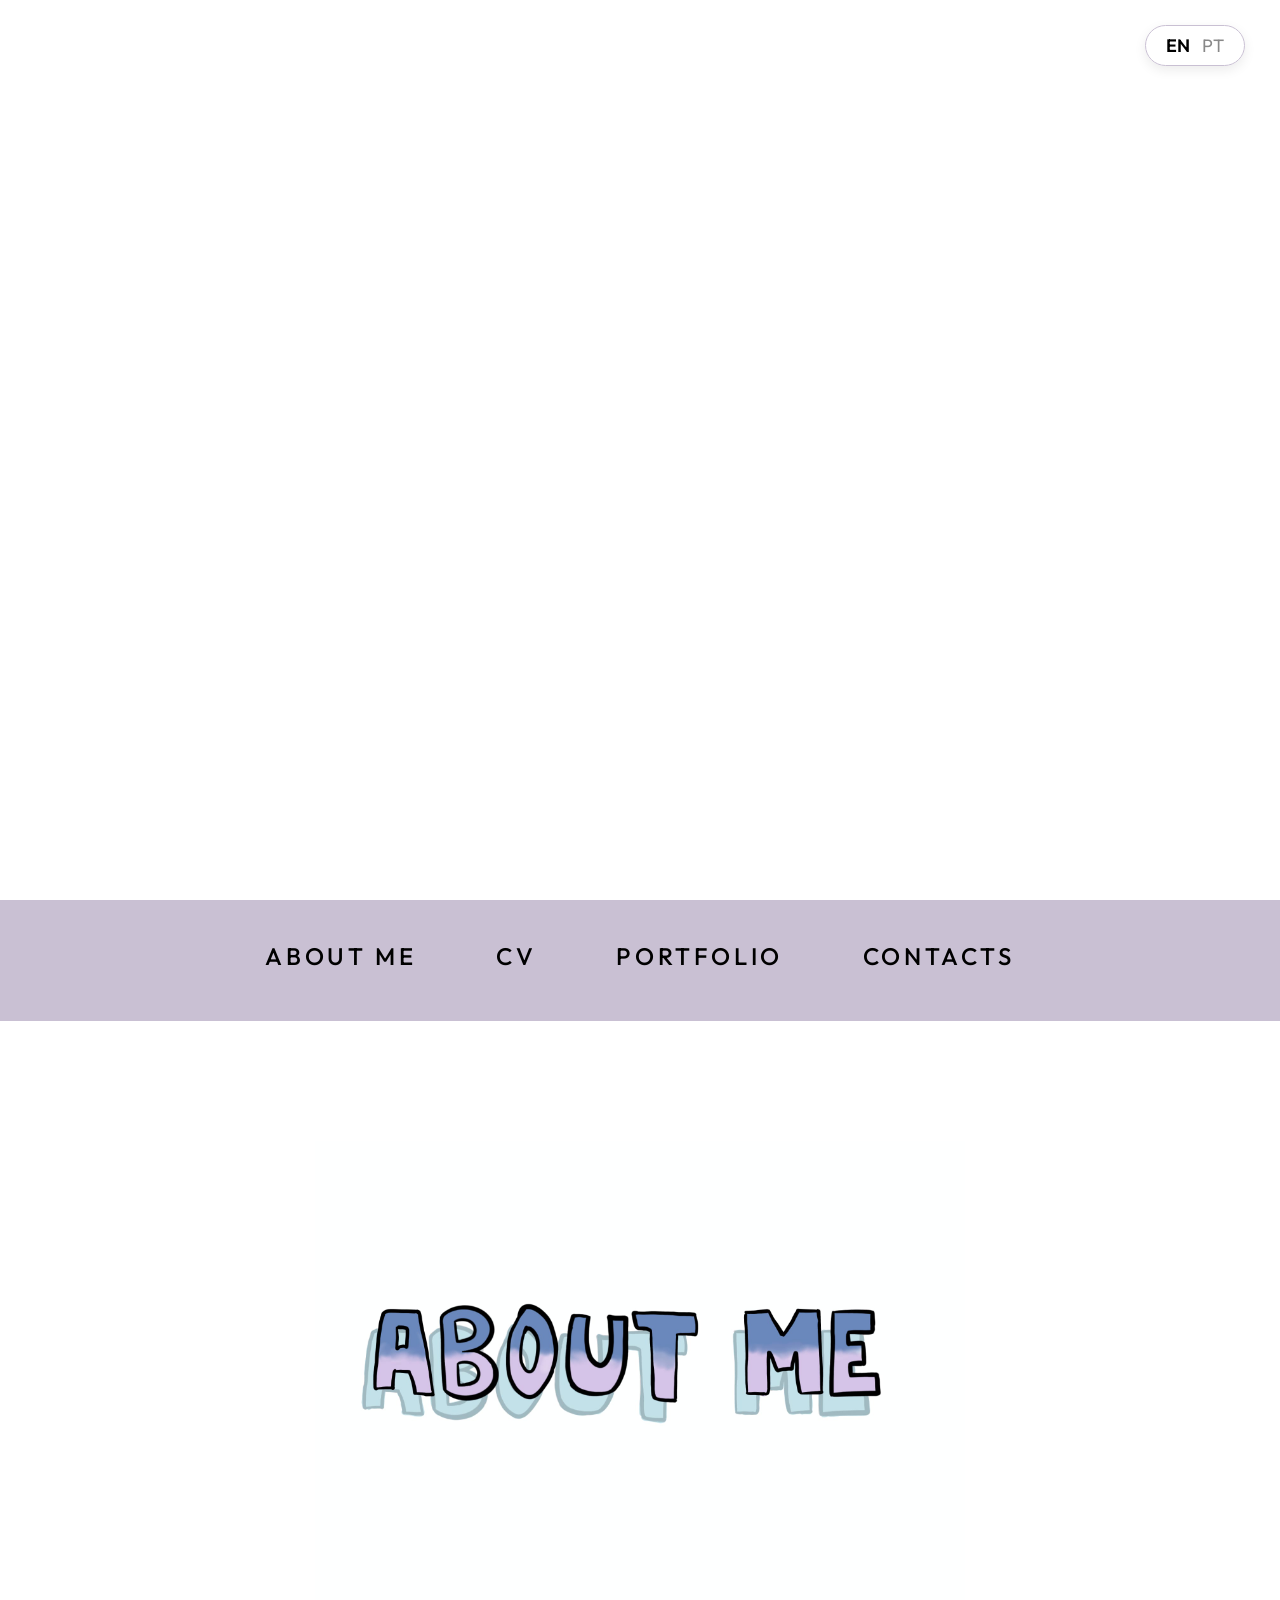
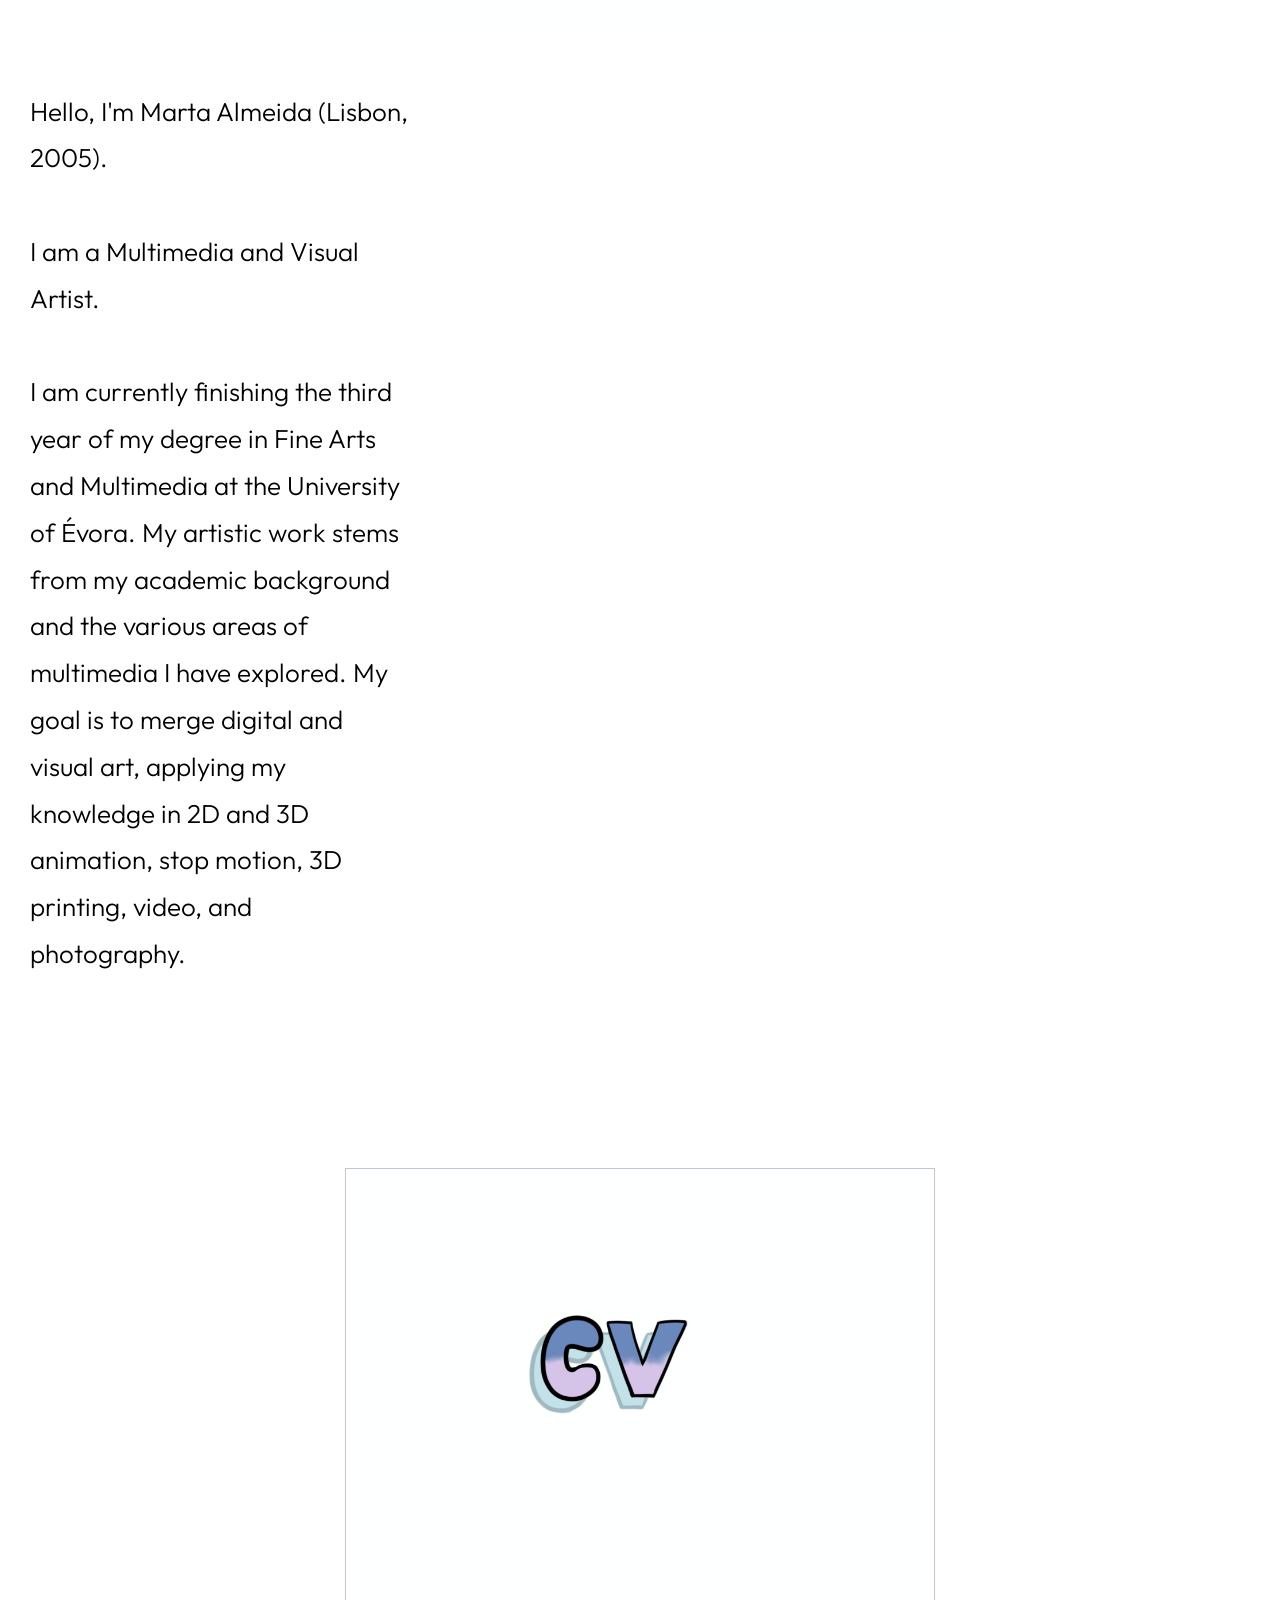
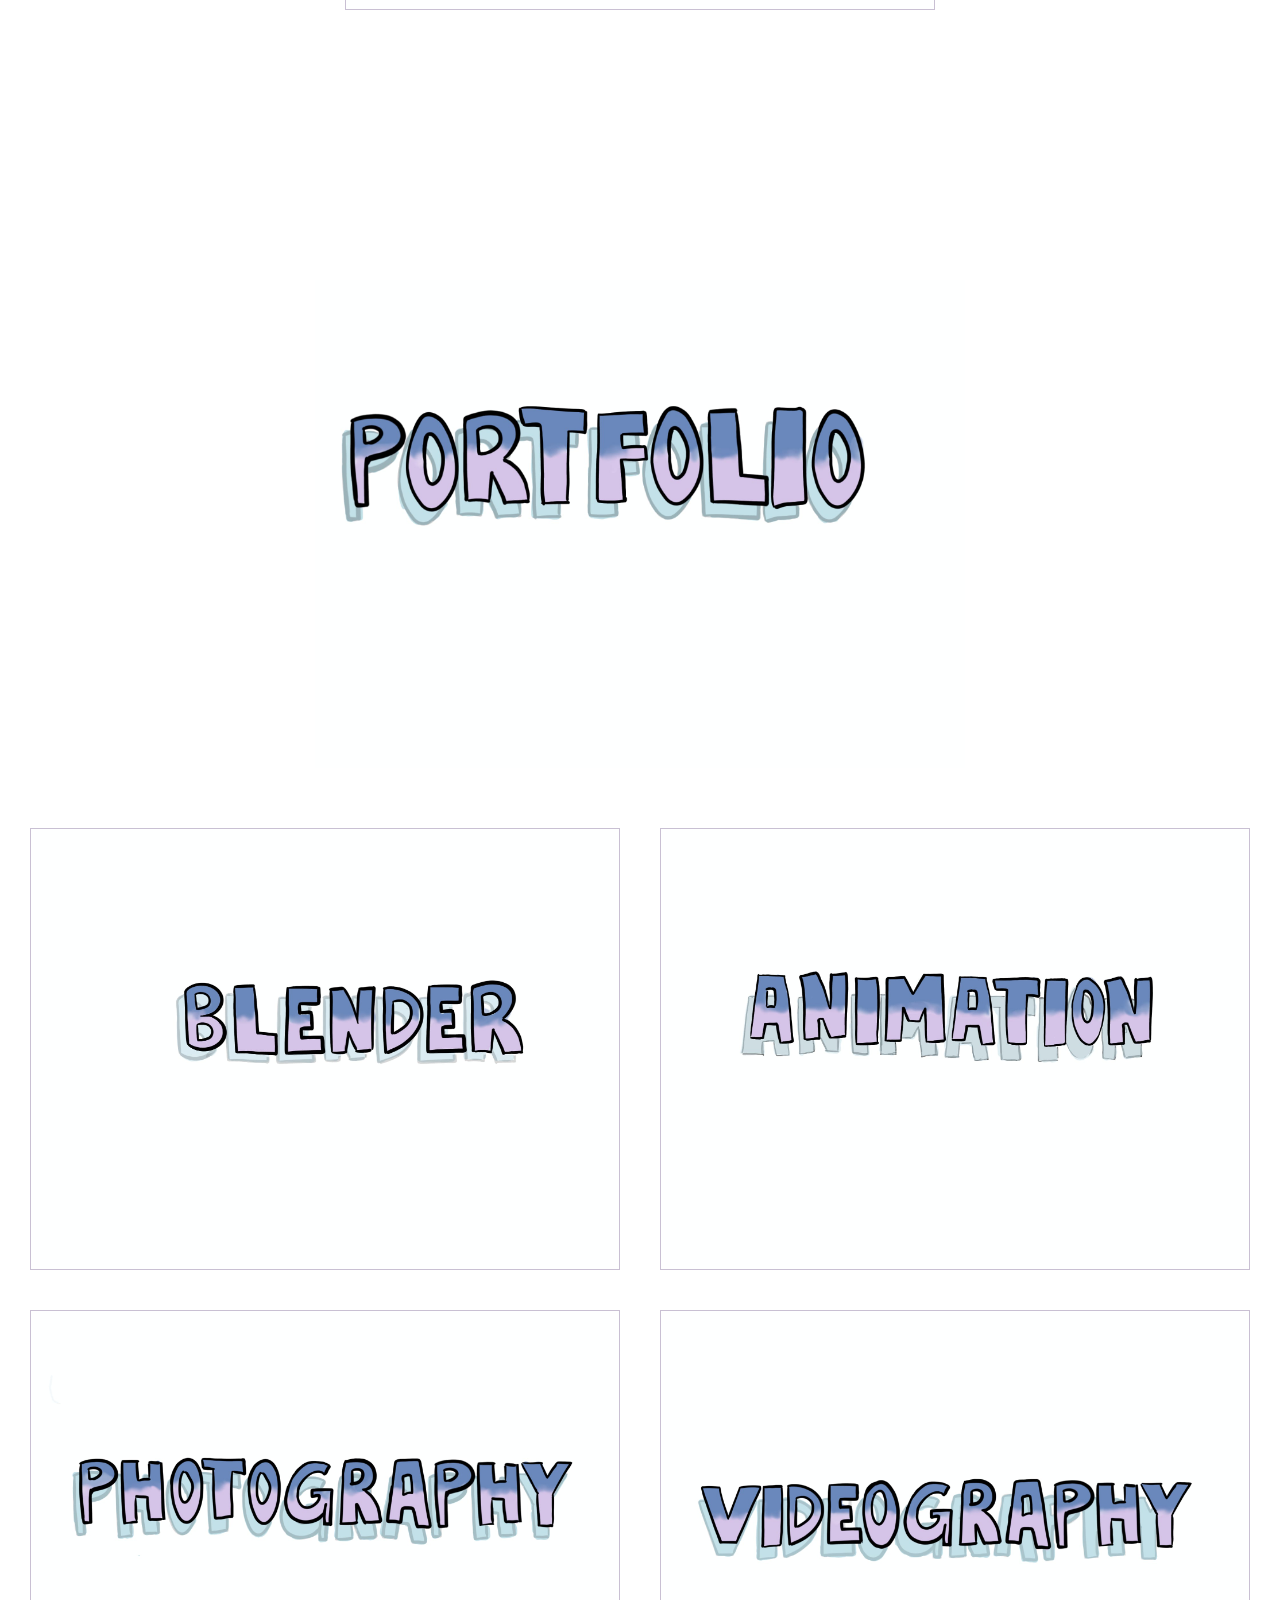
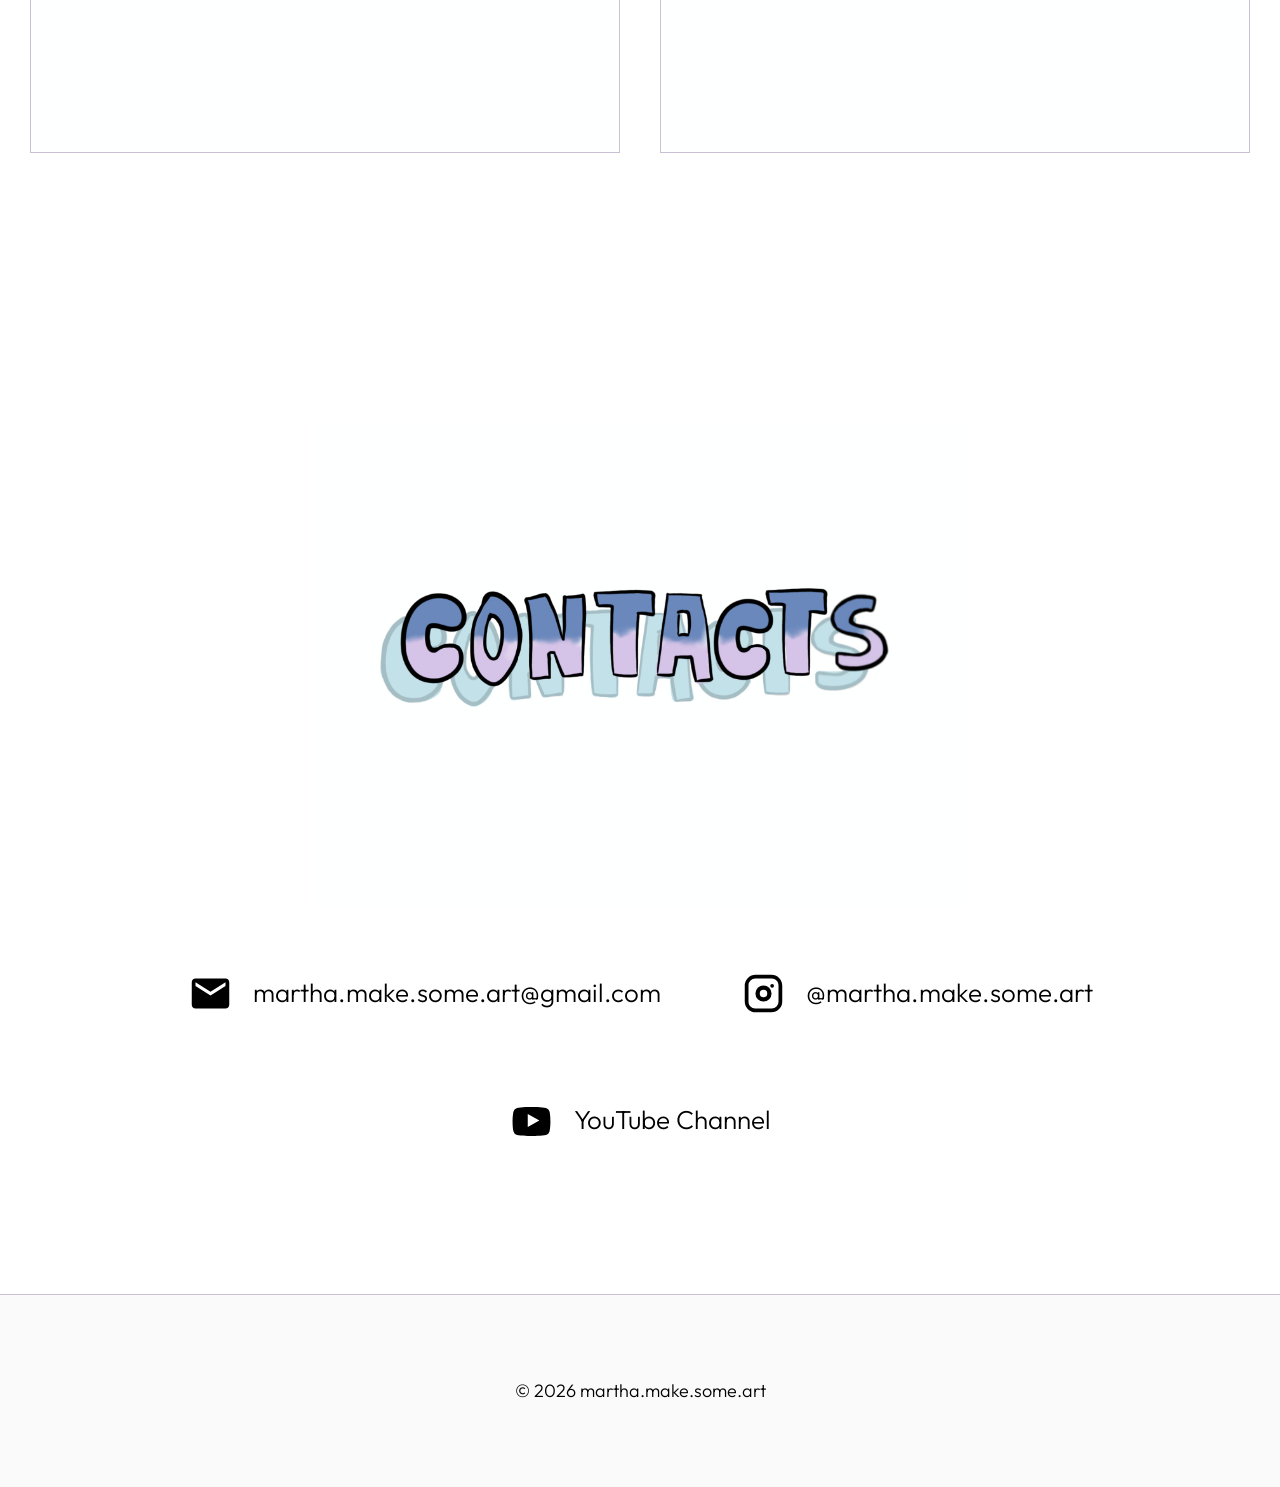
<file: index.html>
<!DOCTYPE html>
<html lang="en">
<head>
    <meta charset="UTF-8">
    <meta name="viewport" content="width=device-width, initial-scale=1.0">
    <title>martha.make.some.art — Portfolio</title>
    <link rel="stylesheet" href="style.css">
</head>
<body>

<div class="lang-switcher">
    <button id="btn-en" class="lang-btn active">EN</button>
    <button id="btn-pt" class="lang-btn">PT</button>
</div>

<!-- TÍTULO: agora em .mp4 -->
<header class="main-header" id="home">
    <div class="logo-container">
        <video src="img/titulos/MARTHA.MAKE.SOME.ART.mp4" autoplay loop muted playsinline class="main-logo-static"></video>
    </div>
</header>

<div class="nav-wrapper">
    <nav class="navbar fade-in">
        <a href="#about" class="nav-link" data-en="About Me" data-pt="Sobre Mim">About Me</a>
        <a href="#cv" class="nav-link">CV</a>
        <a href="#portfolio" class="nav-link">Portfolio</a>
        <a href="#contacts" class="nav-link" data-en="Contacts" data-pt="Contactos">Contacts</a>
    </nav>
</div>

<main>
    <!-- ABOUT ME -->
    <section id="about">
        <img src="img/titulos/ABOUT ME.jpg" alt="About Me" class="section-title-img-main anim-title">
        <div class="section-content">
            <div class="about-container fade-in">
                <div class="about-text"
                    data-en="<p>Hello, I'm Marta Almeida (Lisbon, 2005).<br><br>I am a Multimedia and Visual Artist.</p><br><p>I am currently finishing the third year of my degree in Fine Arts and Multimedia at the University of Évora. My artistic work stems from my academic background and the various areas of multimedia I have explored. My goal is to merge digital and visual art, applying my knowledge in 2D and 3D animation, stop motion, 3D printing, video, and photography.</p>"
                    data-pt="<p>Olá, sou a Marta Almeida (Lisboa, 2005). Sou Artista Multimédia e Visual.</p><br><p>Estou a terminar o terceiro ano da licenciatura em Artes Plásticas e Multimédia na Universidade de Évora. O meu trabalho artístico decorre da minha formação académica e das várias áreas da multimédia que tenho explorado. O meu objetivo é fundir a arte digital e visual, aplicando os meus conhecimentos em animação 2D e 3D, stop motion, impressão 3D, vídeo e fotografia.</p>">
                    <p>Hello, I'm Marta Almeida (Lisbon, 2005).<br><br>
                    I am a Multimedia and Visual Artist.</p>
                    <br>
                    <p>I am currently finishing the third year of my degree in Fine Arts and Multimedia at the University of Évora. My artistic work stems from my academic background and the various areas of multimedia I have explored. My goal is to merge digital and visual art, applying my knowledge in 2D and 3D animation, stop motion, 3D printing, video, and photography.</p>
                </div>
                <!-- About video - tamanho aumentado -->
                <div class="about-img-container">
                    <video src="img/titulos/Martinha_video.mp4" autoplay loop muted playsinline class="about-img"></video>
                </div>
            </div>
        </div>
    </section>

    <!-- CV — só o quadrado clicável -->
    <section id="cv">
        <div class="section-content">
            <div class="cv-grid-wrapper fade-in">
                <a href="cv.html" class="grid-item cv-grid-item">
                    <img src="img/titulos/CV.jpeg" alt="CV">
                </a>
            </div>
        </div>
    </section>

    <!-- PORTFOLIO -->
    <section id="portfolio">
        <img src="img/titulos/PORTFOLIO.jpg" alt="Portfolio" class="section-title-img-main anim-title">
        <div class="section-content">
            <div class="portfolio-grid fade-in">
                <!-- Blender e Animation em cima, Photography e Videography em baixo -->
                <a href="blender.html" class="grid-item"><img src="img/titulos/BLENDER.jpg" alt="Blender"></a>
                <a href="animation.html" class="grid-item"><img src="img/titulos/ANIMATION.jpg" alt="Animation"></a>
                <a href="photography.html" class="grid-item"><img src="img/titulos/PHOTOGRAPHY.jpg" alt="Photography"></a>
                <a href="videography.html" class="grid-item"><img src="img/titulos/VIDEOGRAPHY.jpg" alt="Videography"></a>
            </div>
        </div>
    </section>

    <!-- CONTACTS -->
    <section id="contacts">
        <img src="img/titulos/CONTACTS.jpeg" alt="Contacts" class="section-title-img-main anim-title">
        <div class="section-content">
            <div class="contacts-wrapper fade-in">
                <div class="social-links">
                    <a href="mailto:martha.make.some.art@gmail.com" class="social-item">
                        <svg class="social-icon" viewBox="0 0 24 24"><path d="M20 4H4c-1.1 0-1.99.9-1.99 2L2 18c0 1.1.9 2 2 2h16c1.1 0 2-.9 2-2V6c0-1.1-.9-2-2-2zm0 4l-8 5-8-5V6l8 5 8-5v2z"/></svg>
                        <span>martha.make.some.art@gmail.com</span>
                    </a>
                    <a href="https://instagram.com/martha.make.some.art" target="_blank" class="social-item">
                        <svg class="social-icon" viewBox="0 0 24 24"><path d="M7.8 2h8.4C19.4 2 22 4.6 22 7.8v8.4a5.8 5.8 0 0 1-5.8 5.8H7.8C4.6 22 2 19.4 2 16.2V7.8A5.8 5.8 0 0 1 7.8 2m-.2 2A3.6 3.6 0 0 0 4 7.6v8.8C4 18.4 5.6 20 7.6 20h8.8a3.6 3.6 0 0 0 3.6-3.6V7.6C20 5.6 18.4 4 16.4 4H7.6m4.4 3.7A4.3 4.3 0 1 1 7.7 12a4.3 4.3 0 0 1 4.3-4.3m0 2.3a2 2 0 1 0 2 2 2 2 0 0 0-2-2m4.6-3.1a1 1 0 1 1-1 1 1 1 0 0 1 1-1z"/></svg>
                        <span>@martha.make.some.art</span>
                    </a>
                    <a href="https://www.youtube.com/@melizuku" target="_blank" class="social-item">
                        <svg class="social-icon" viewBox="0 0 24 24"><path d="M21.6 7.2a2.7 2.7 0 0 0-1.9-1.9C18 4.8 12 4.8 12 4.8s-6 0-7.7.5a2.7 2.7 0 0 0-1.9 1.9c-.5 1.7-.5 5.3-.5 5.3s0 3.6.5 5.3a2.7 2.7 0 0 0 1.9 1.9c1.7.5 7.7.5 7.7.5s6 0 7.7-.5a2.7 2.7 0 0 0 1.9-1.9c.5-1.7.5-5.3.5-5.3s0-3.6-.5-5.3zm-11.6 8.3v-7l6.2 3.5-6.2 3.5z"/></svg>
                        <span>YouTube Channel</span>
                    </a>
                </div>
            </div>
        </div>
    </section>
</main>

<footer>
    © 2026 martha.make.some.art
</footer>

<script src="script.js"></script>
</body>
</html>
</file>
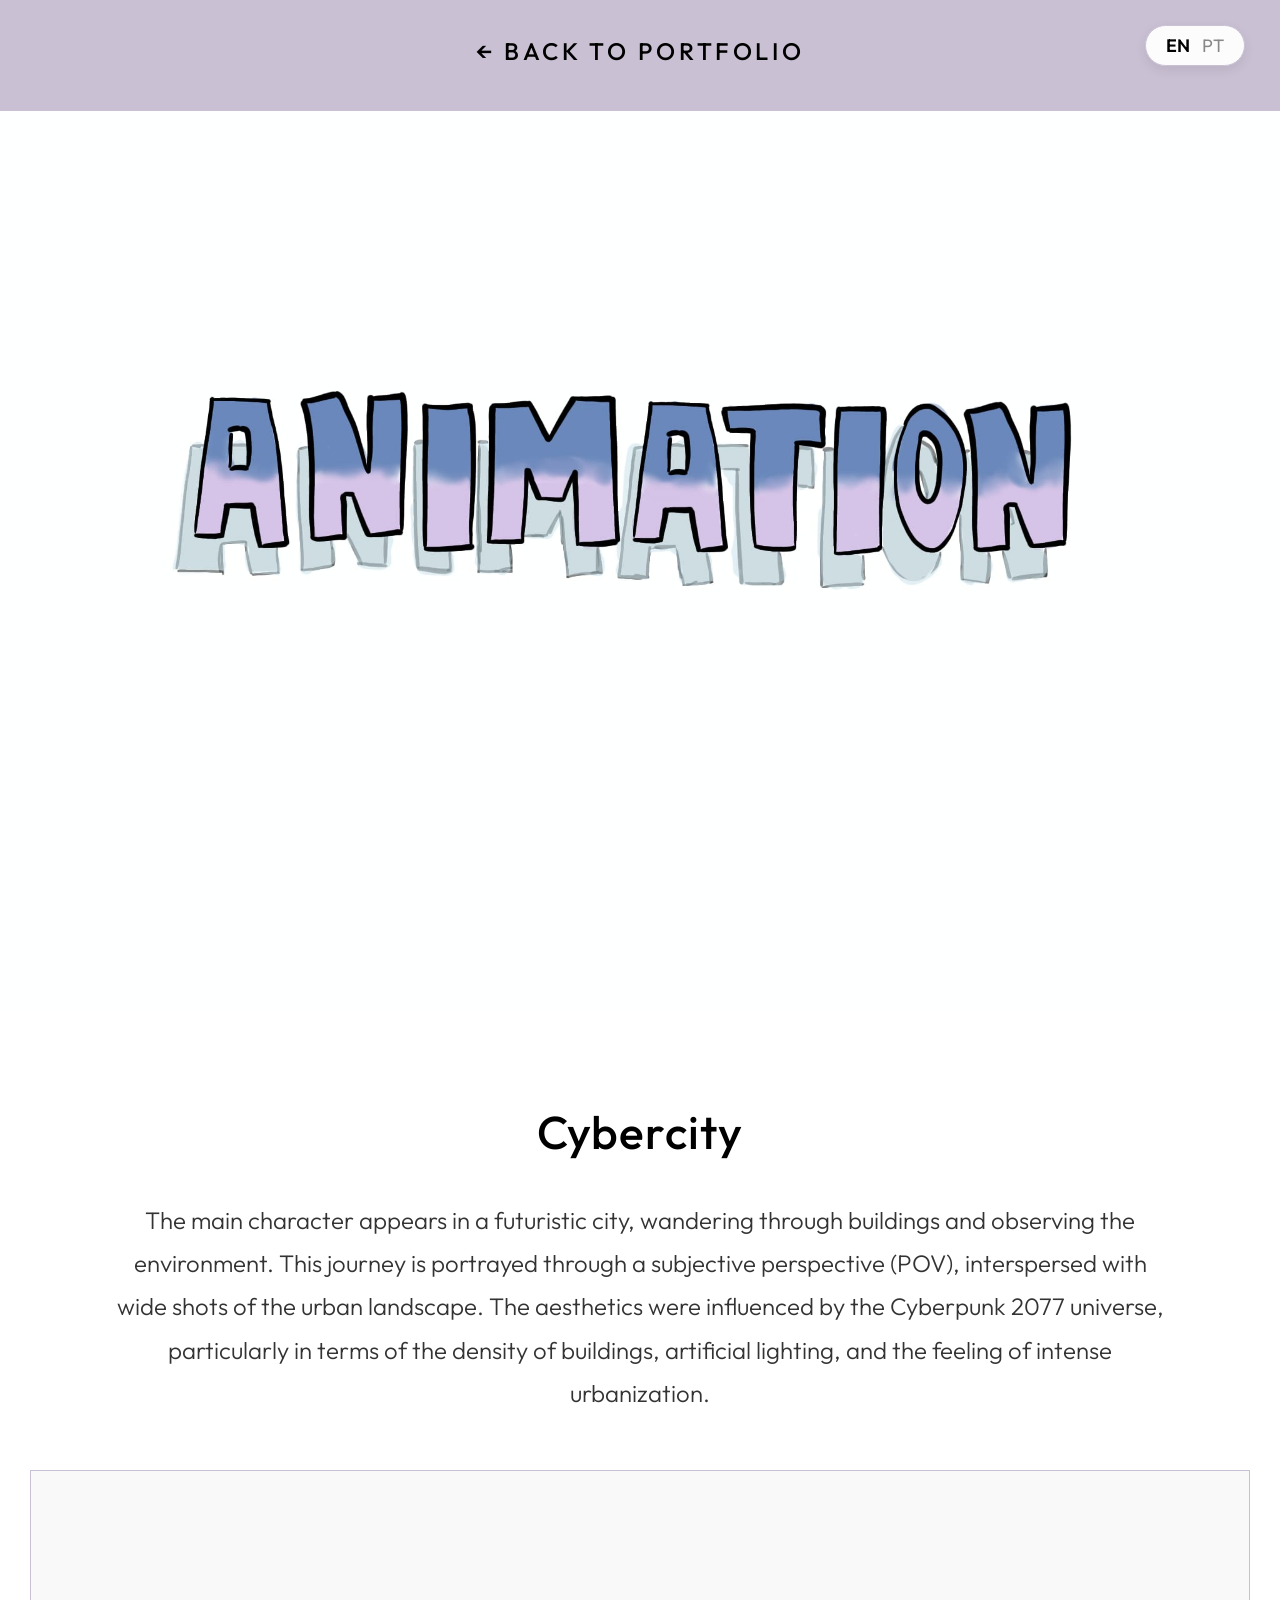
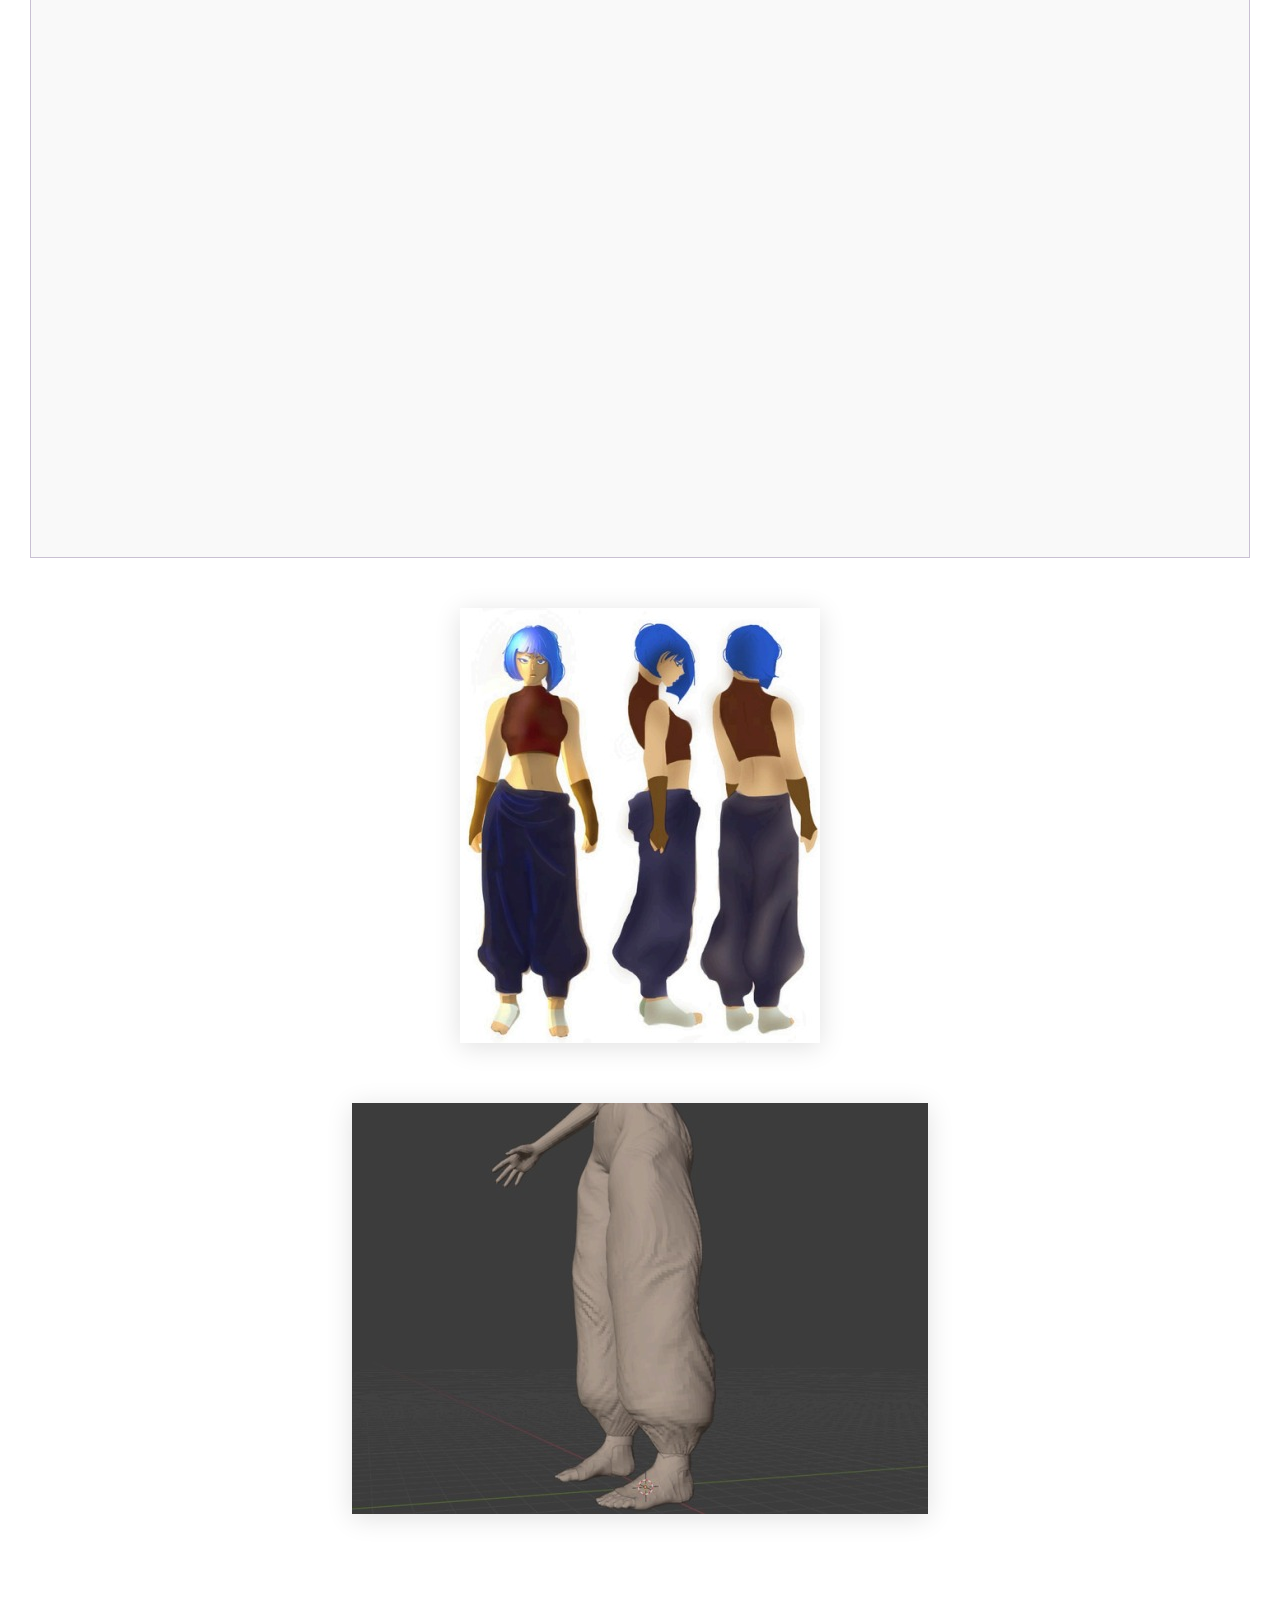
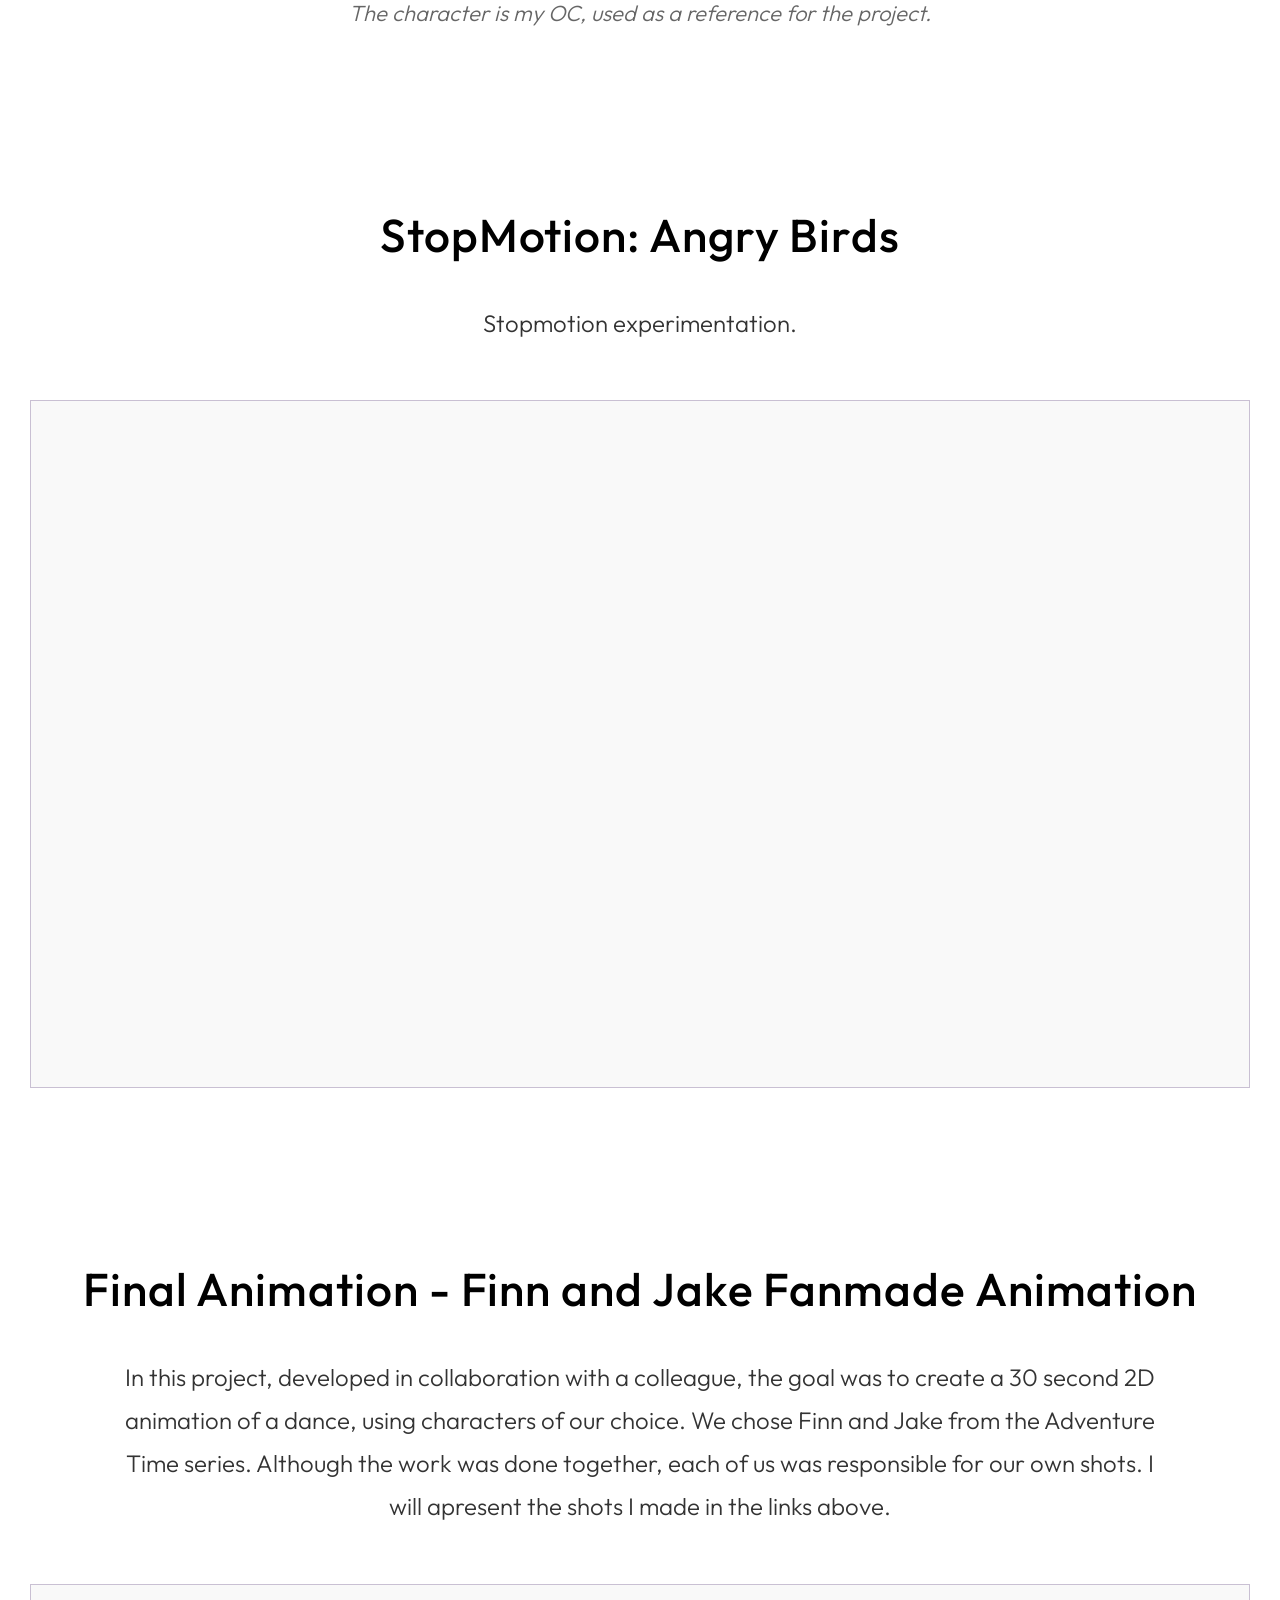
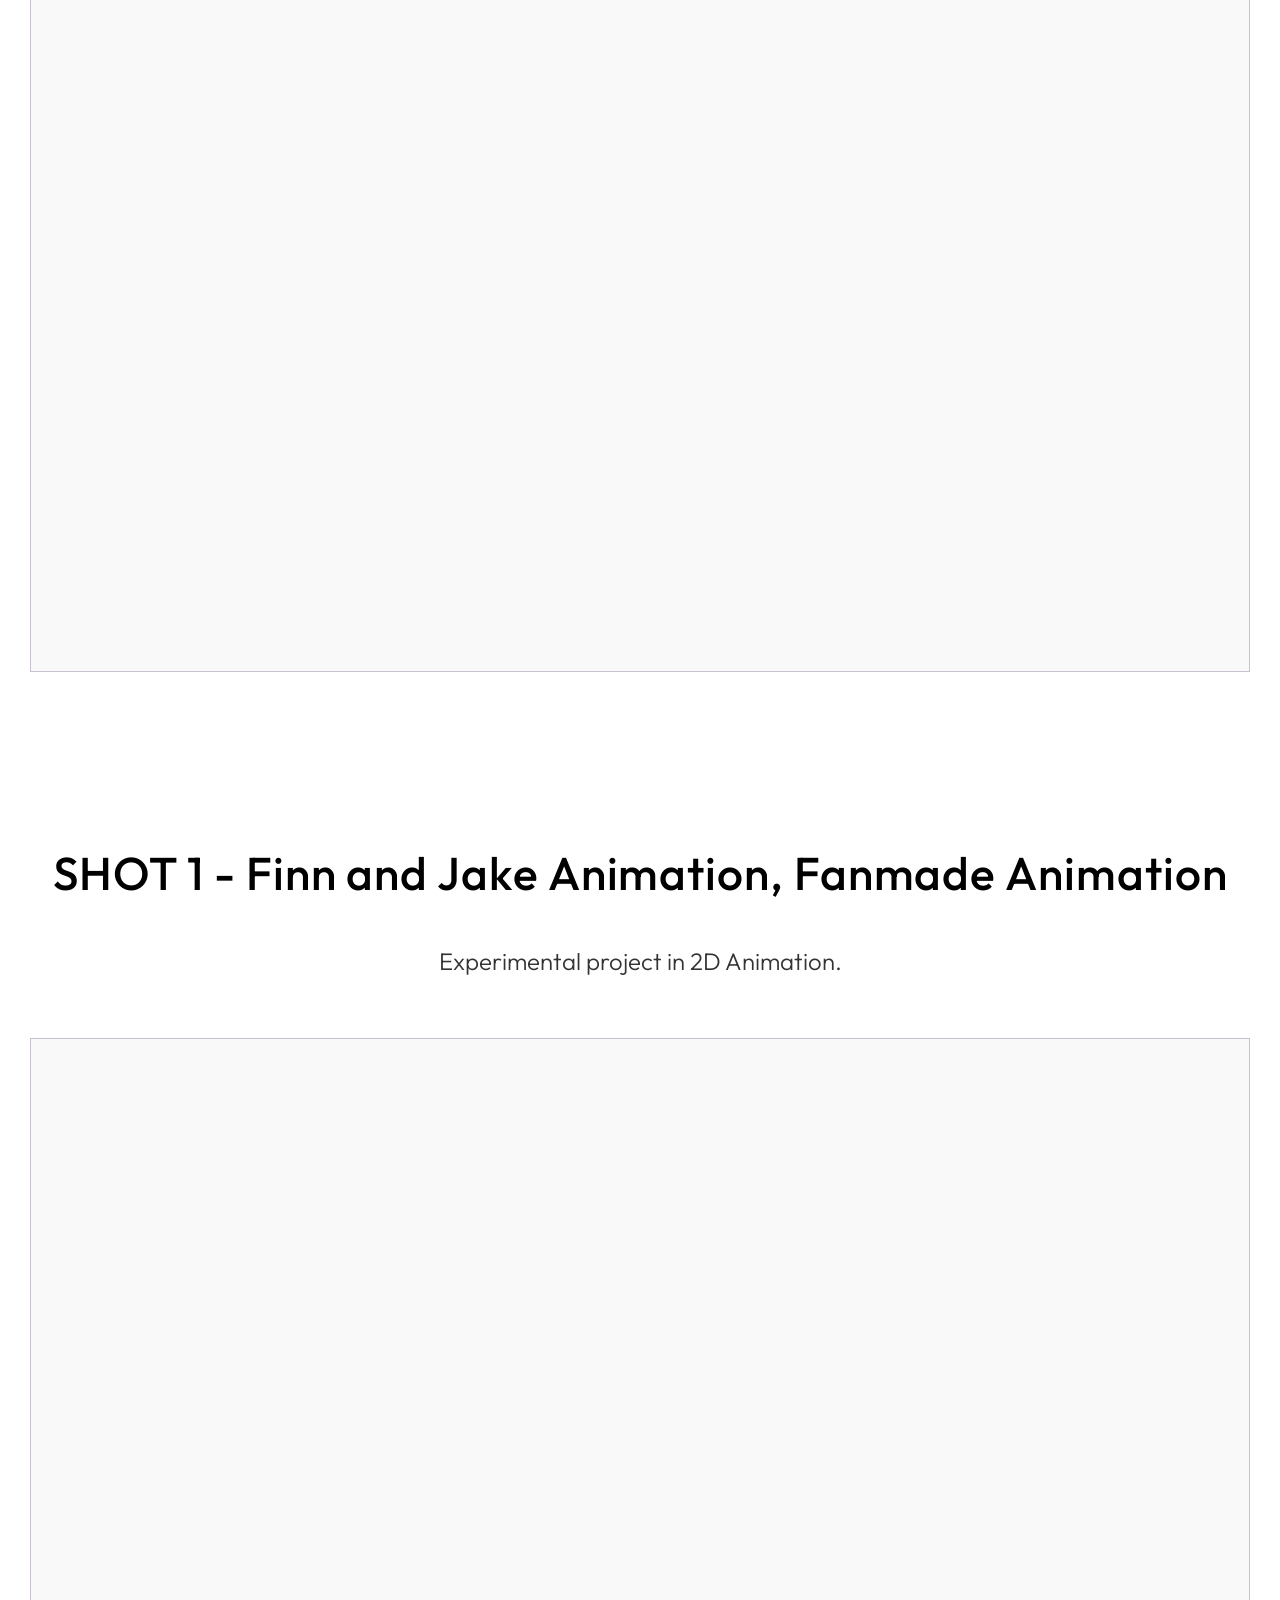
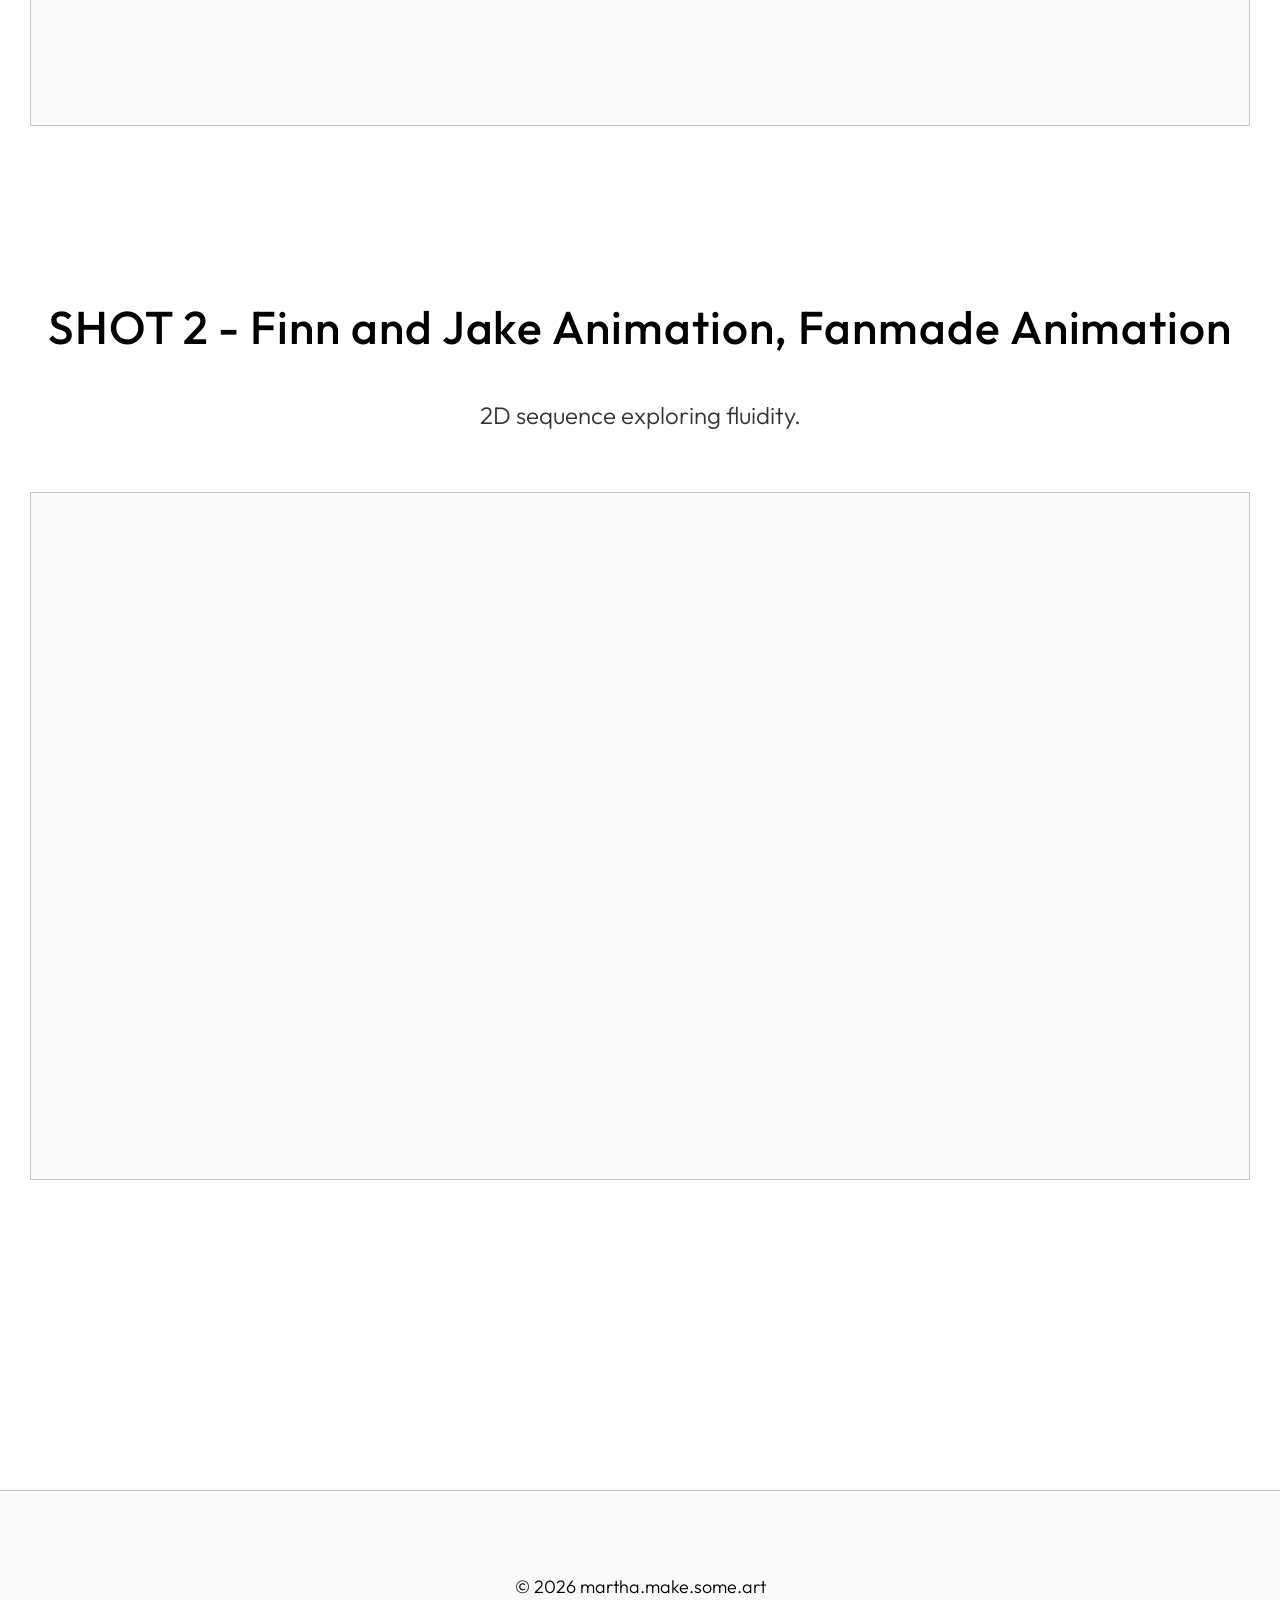
<file: animation.html>
<!DOCTYPE html>
<html lang="en">
<head>
    <meta charset="UTF-8">
    <meta name="viewport" content="width=device-width, initial-scale=1.0">
    <title>Animation - martha.make.some.art</title>
    <link rel="stylesheet" href="style.css">
</head>
<body>
<div class="lang-switcher">
    <button id="btn-en" class="lang-btn active">EN</button>
    <button id="btn-pt" class="lang-btn">PT</button>
</div>
<div class="subpage-nav">
    <a href="index.html#portfolio" class="nav-link" data-en="← Back to Portfolio" data-pt="← Voltar ao Portfolio">← Back to Portfolio</a>
</div>
<main>
    <section>
        <img src="img/titulos/ANIMATION.jpg" alt="Animation" class="section-title-img anim-title">
        <div class="section-content">
            <div class="project-block fade-in">
                <h3 class="project-title">Cybercity</h3>
                <p class="project-desc" data-en="The main character appears in a futuristic city, wandering through buildings and observing the environment. This journey is portrayed through a subjective perspective (POV), interspersed with wide shots of the urban landscape. The aesthetics were influenced by the Cyberpunk 2077 universe, particularly in terms of the density of buildings, artificial lighting, and the feeling of intense urbanization." data-pt="A personagem principal surge numa cidade futurista, vagueando por entre os edifícios e observando o ambiente. Esta jornada é retratada através de uma perspetiva subjetiva (POV), intercalada com planos abertos da paesagem urbana. A estética foi influenciada pelo universo Cyberpunk 2077, particularmente em termos de densidade dos edifícios, iluminação artificial e a sensação de urbanização intensa.">The main character appears in a futuristic city, wandering through buildings and observing the environment. This journey is portrayed through a subjective perspective (POV), interspersed with wide shots of the urban landscape. The aesthetics were influenced by the Cyberpunk 2077 universe, particularly in terms of the density of buildings, artificial lighting, and the feeling of intense urbanization.</p>
                <div class="video-container">
                    <iframe src="https://www.youtube.com/embed/MnPjQl0sGgk" frameborder="0" allowfullscreen></iframe>
                </div>
                <div class="original-format-images fade-in">
    <img src="img/3d animation/3D animation_image_1.jpeg" loading="lazy">
    <img src="img/3d animation/3D animation_image_2.jpeg" loading="lazy">
    <p class="project-caption" data-en="The character is my OC, used as a reference for the project." data-pt="A personagem é um OC meu, que usei como referência for the project.">The character is my OC, used as a reference for the project.</p>
</div>
            </div>

            <div class="project-block fade-in">
                <h3 class="project-title">StopMotion: Angry Birds</h3>
                <p class="project-desc" data-en="Stopmotion experimentation." data-pt="Experimentação com Stopmotion.">Stopmotion experimentation.</p>
                <div class="video-container">
                    <iframe src="https://www.youtube.com/embed/T0oJQri_hqU" frameborder="0" allowfullscreen></iframe>
                </div>
            </div>

            <div class="project-block fade-in">
                <h3 class="project-title">Final Animation - Finn and Jake Fanmade Animation</h3>
                <p class="project-desc" data-en="In this project, developed in collaboration with a colleague, the goal was to create a 30 second 2D animation of a dance, using characters of our choice. We chose Finn and Jake from the Adventure Time series. Although the work was done together, each of us was responsible for our own shots. I will apresent the shots I made in the links above." data-pt="Neste projeto, desenvolvido em colaboração com um colega, o objetivo foi criar uma animação 2D de 30 segundos de uma dança, usando personagens à nossa escolha. Escolhemos Finn e Jake da série Hora de Aventuras. Embora o trabalho tenha sido feito em conjunto, cada um foi responsável pelos seus próprios planos. Apresentarei os planos que fiz nos links acima.">In this project, developed in collaboration with a colleague, the goal was to create a 30 second 2D animation of a dance, using characters of our choice. We chose Finn and Jake from the Adventure Time series. Although the work was done together, each of us was responsible for our own shots. I will apresent the shots I made in the links above.</p>
                <div class="video-container">
                    <iframe src="https://www.youtube.com/embed/yUAi_8qDzpU" frameborder="0" allowfullscreen></iframe>
                </div>
            </div>

            <div class="project-block fade-in">
                <h3 class="project-title">SHOT 1 - Finn and Jake Animation, Fanmade Animation</h3>
                <p class="project-desc" data-en="Experimental project in 2D Animation." data-pt="Projeto experimental em Animação 2D.">Experimental project in 2D Animation.</p>
                <div class="video-container">
                    <iframe src="https://www.youtube.com/embed/ulIIQSzgPQM" frameborder="0" allowfullscreen></iframe>
                </div>
            </div>

            <div class="project-block fade-in">
                <h3 class="project-title">SHOT 2 - Finn and Jake Animation, Fanmade Animation</h3>
                <p class="project-desc" data-en="2D sequence exploring fluidity." data-pt="Sequência de Animação 2D explorando fluidez de movimento.">2D sequence exploring fluidity.</p>
                <div class="video-container">
                    <iframe src="https://www.youtube.com/embed/VGYhLISKD6k" frameborder="0" allowfullscreen></iframe>
                </div>
            </div>
        </div>
    </section>
</main>
<footer>© 2026 martha.make.some.art</footer>
<script src="script.js"></script>
</body>
</html>
</file>
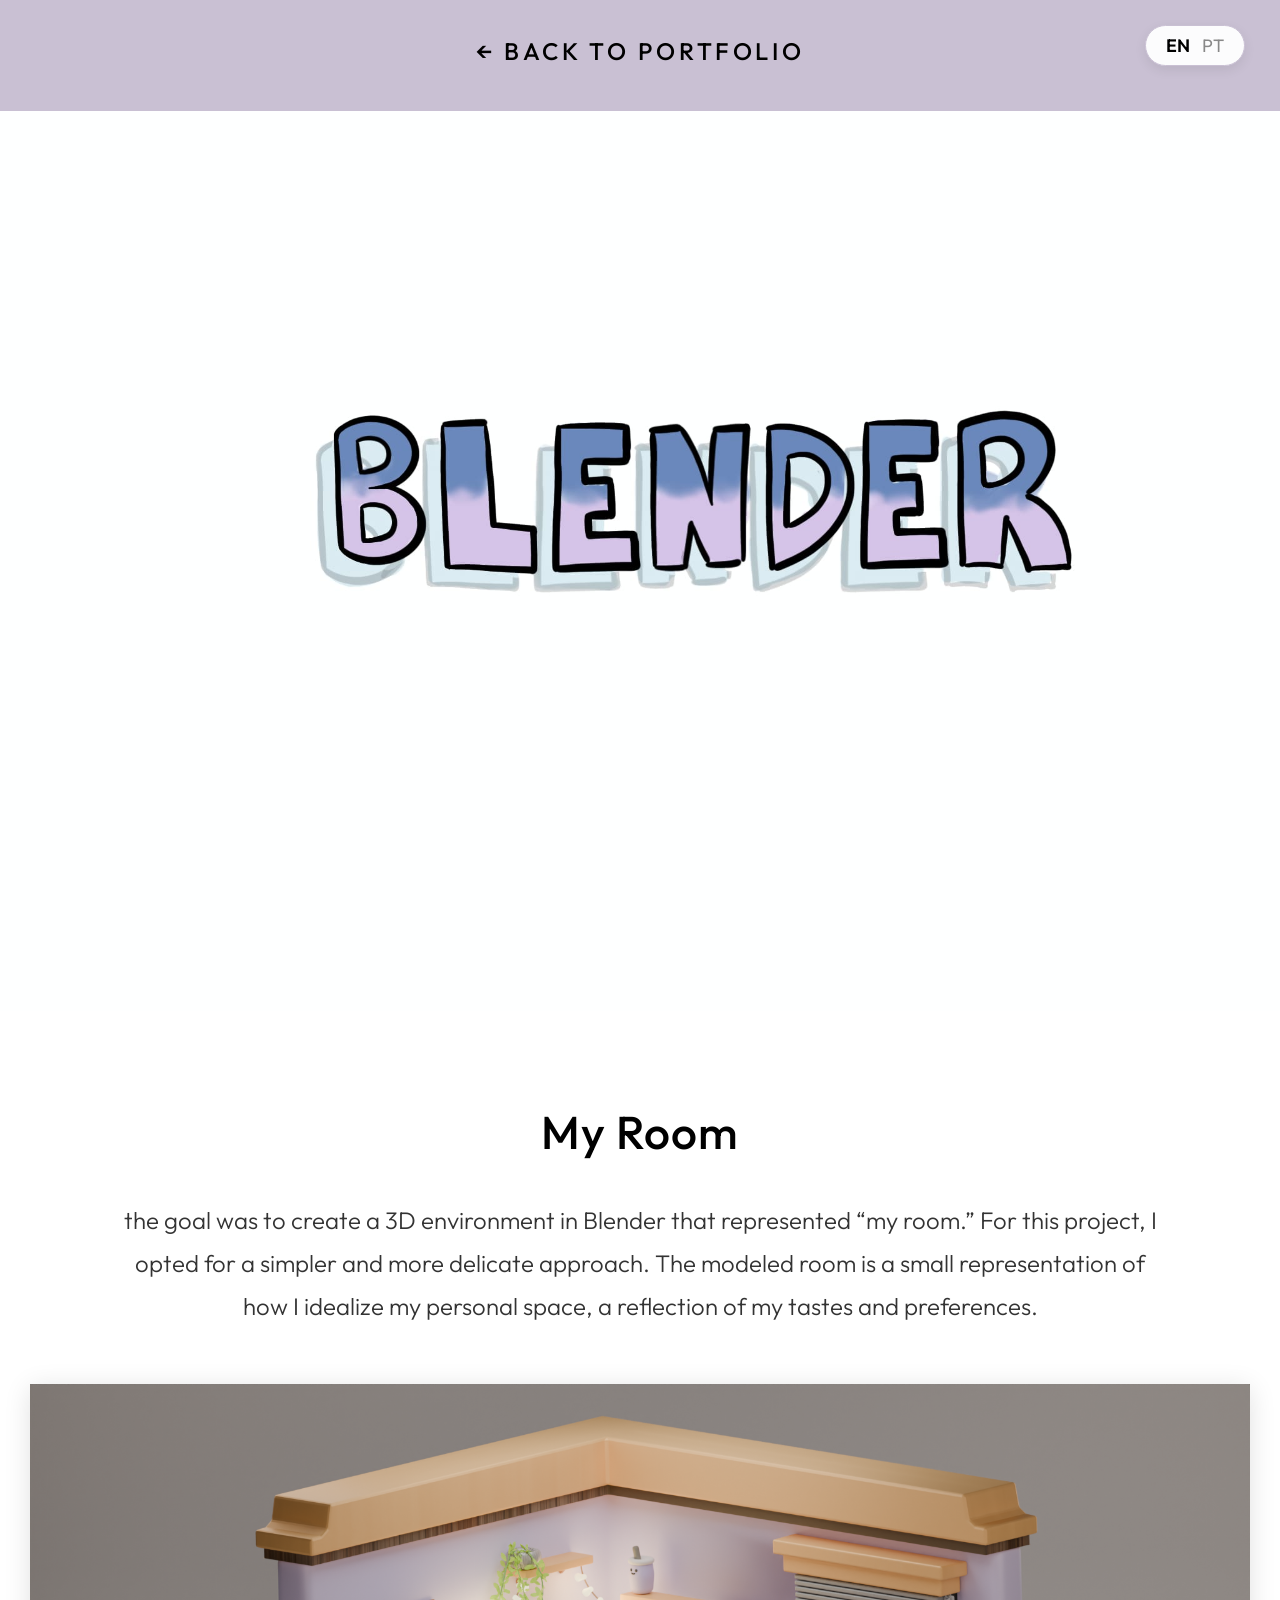
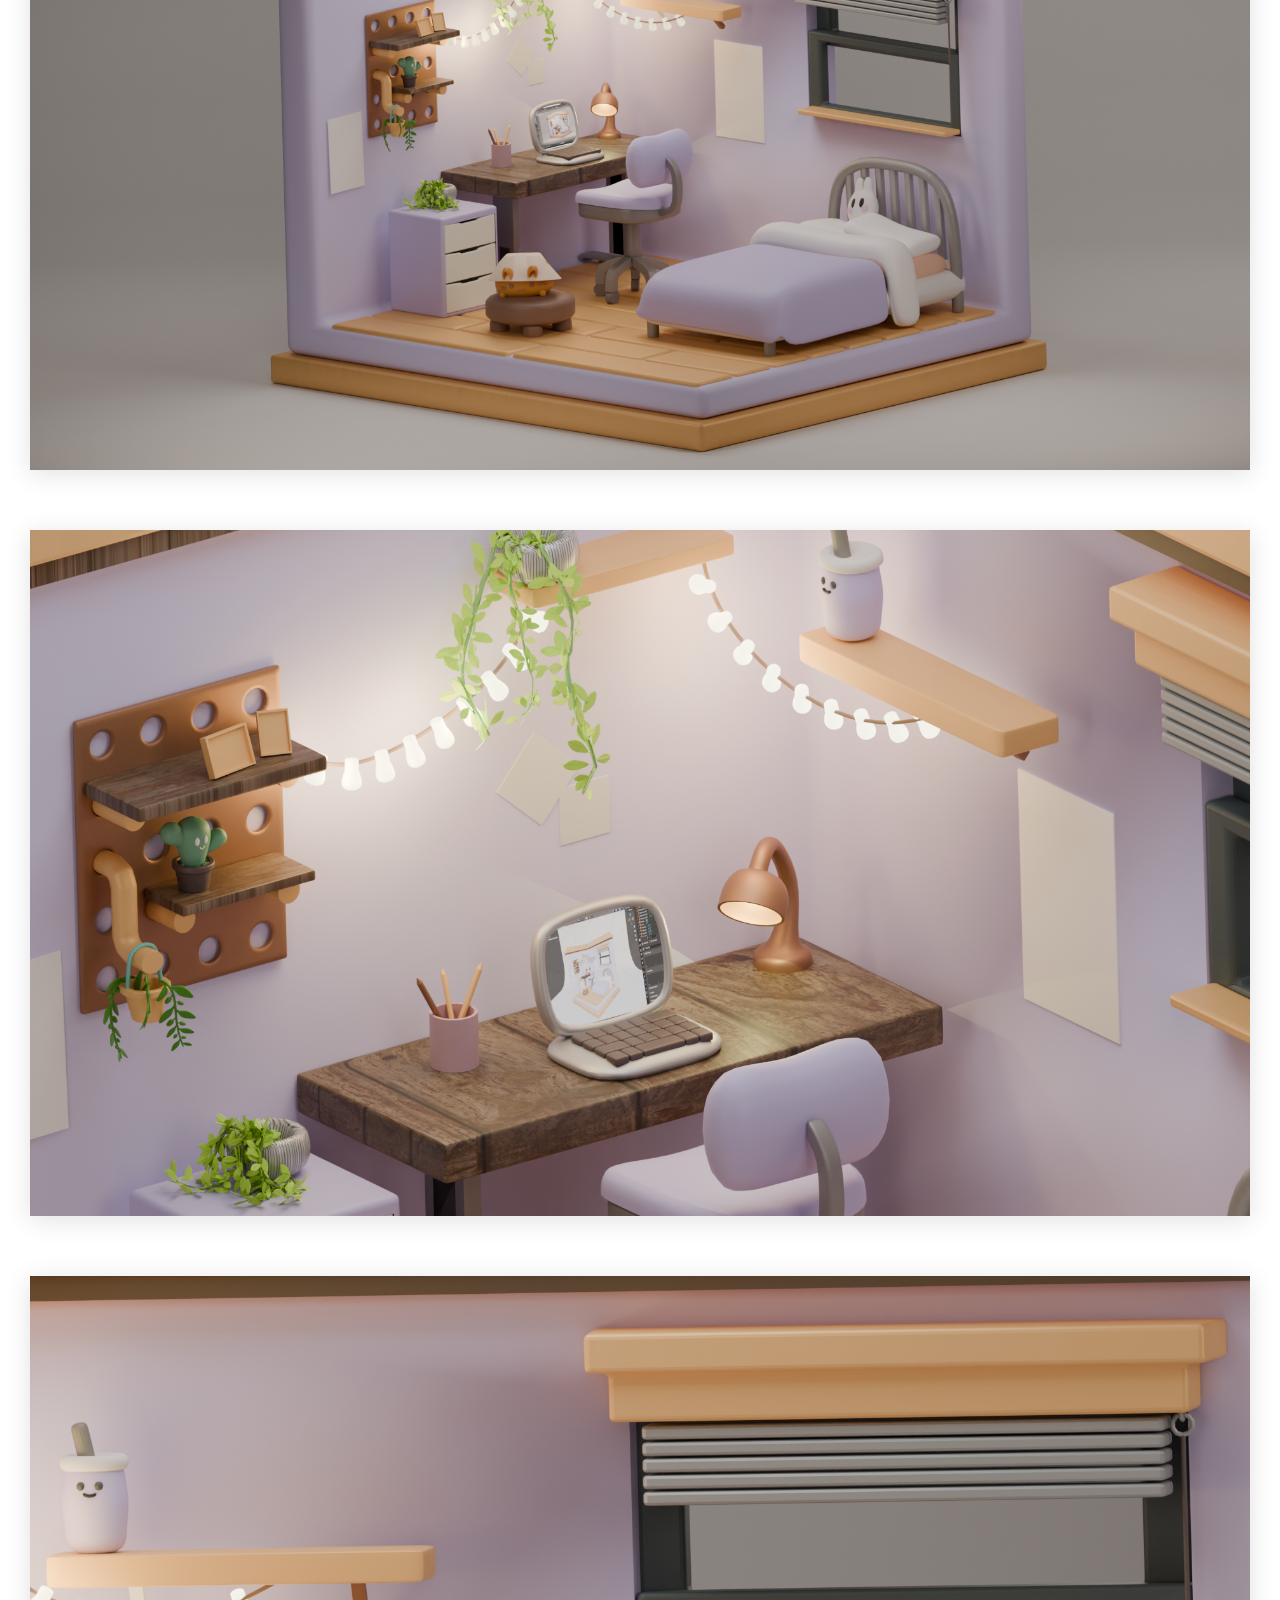
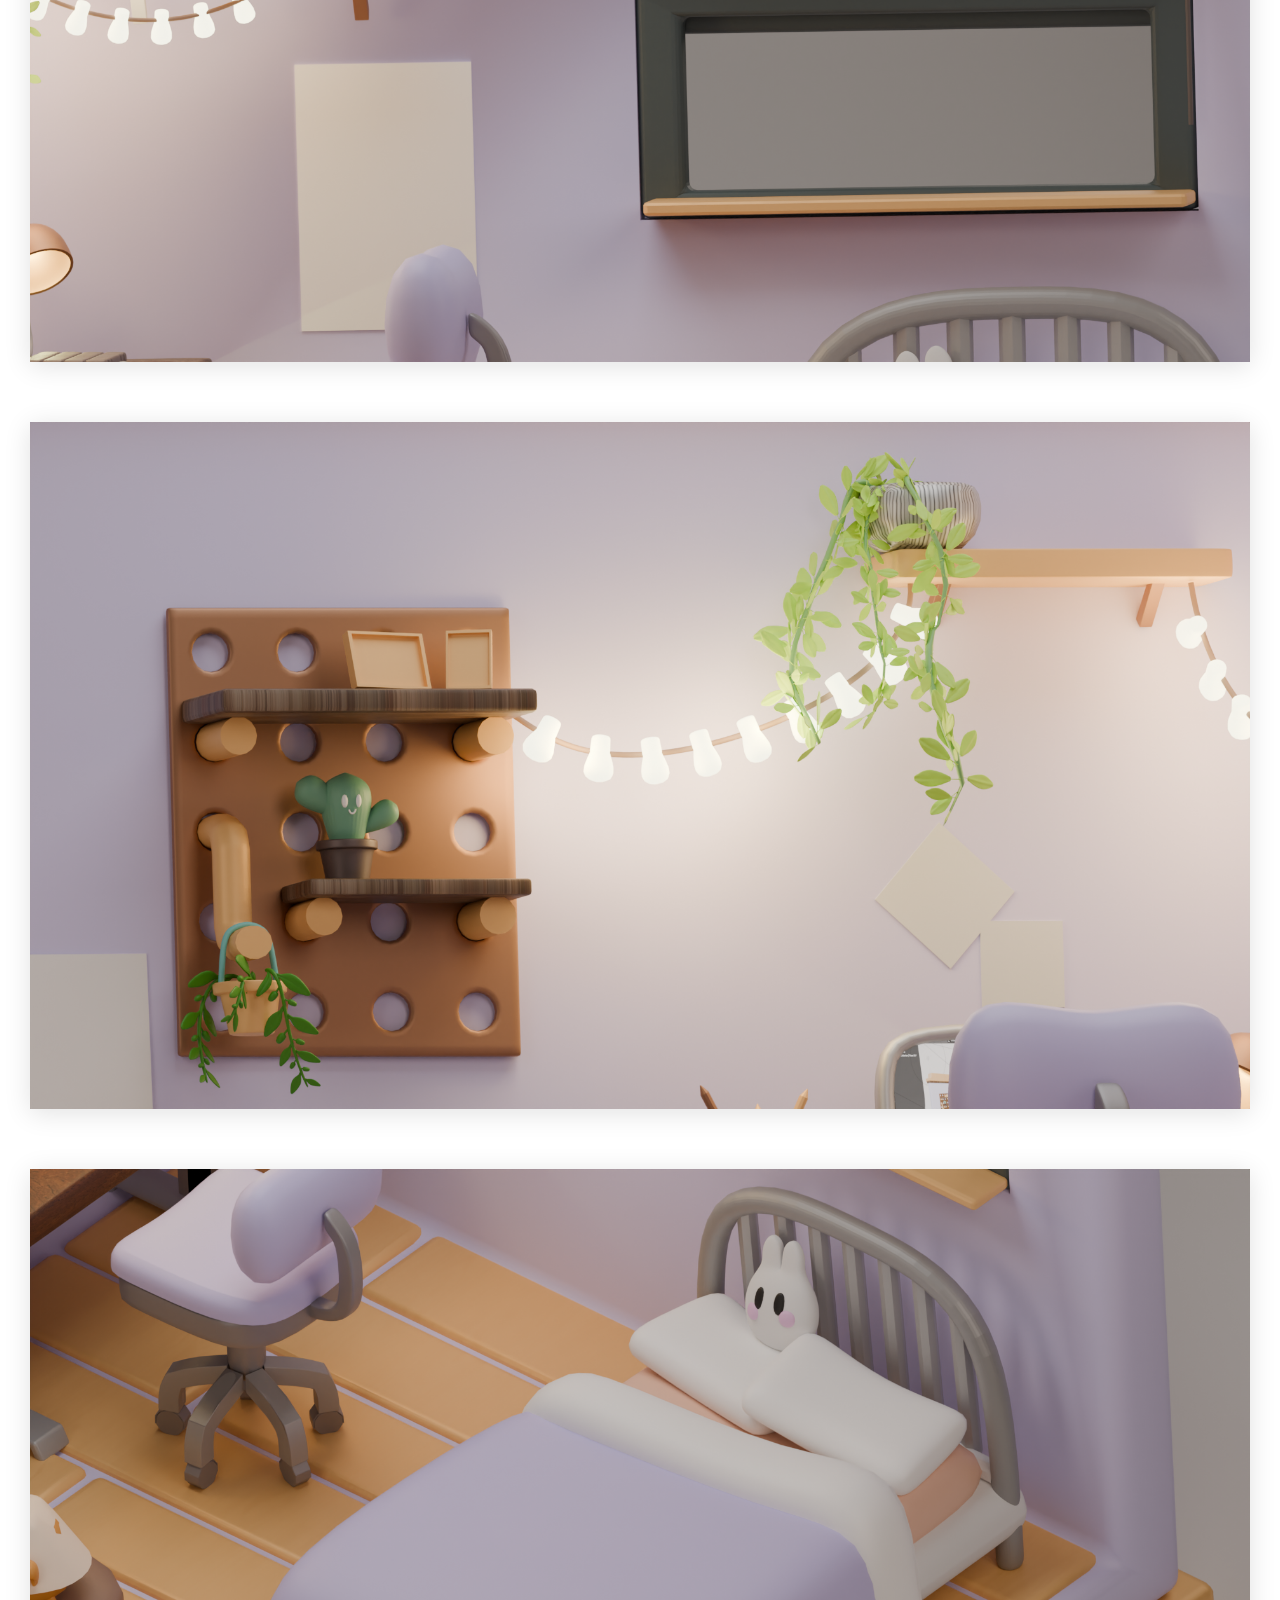
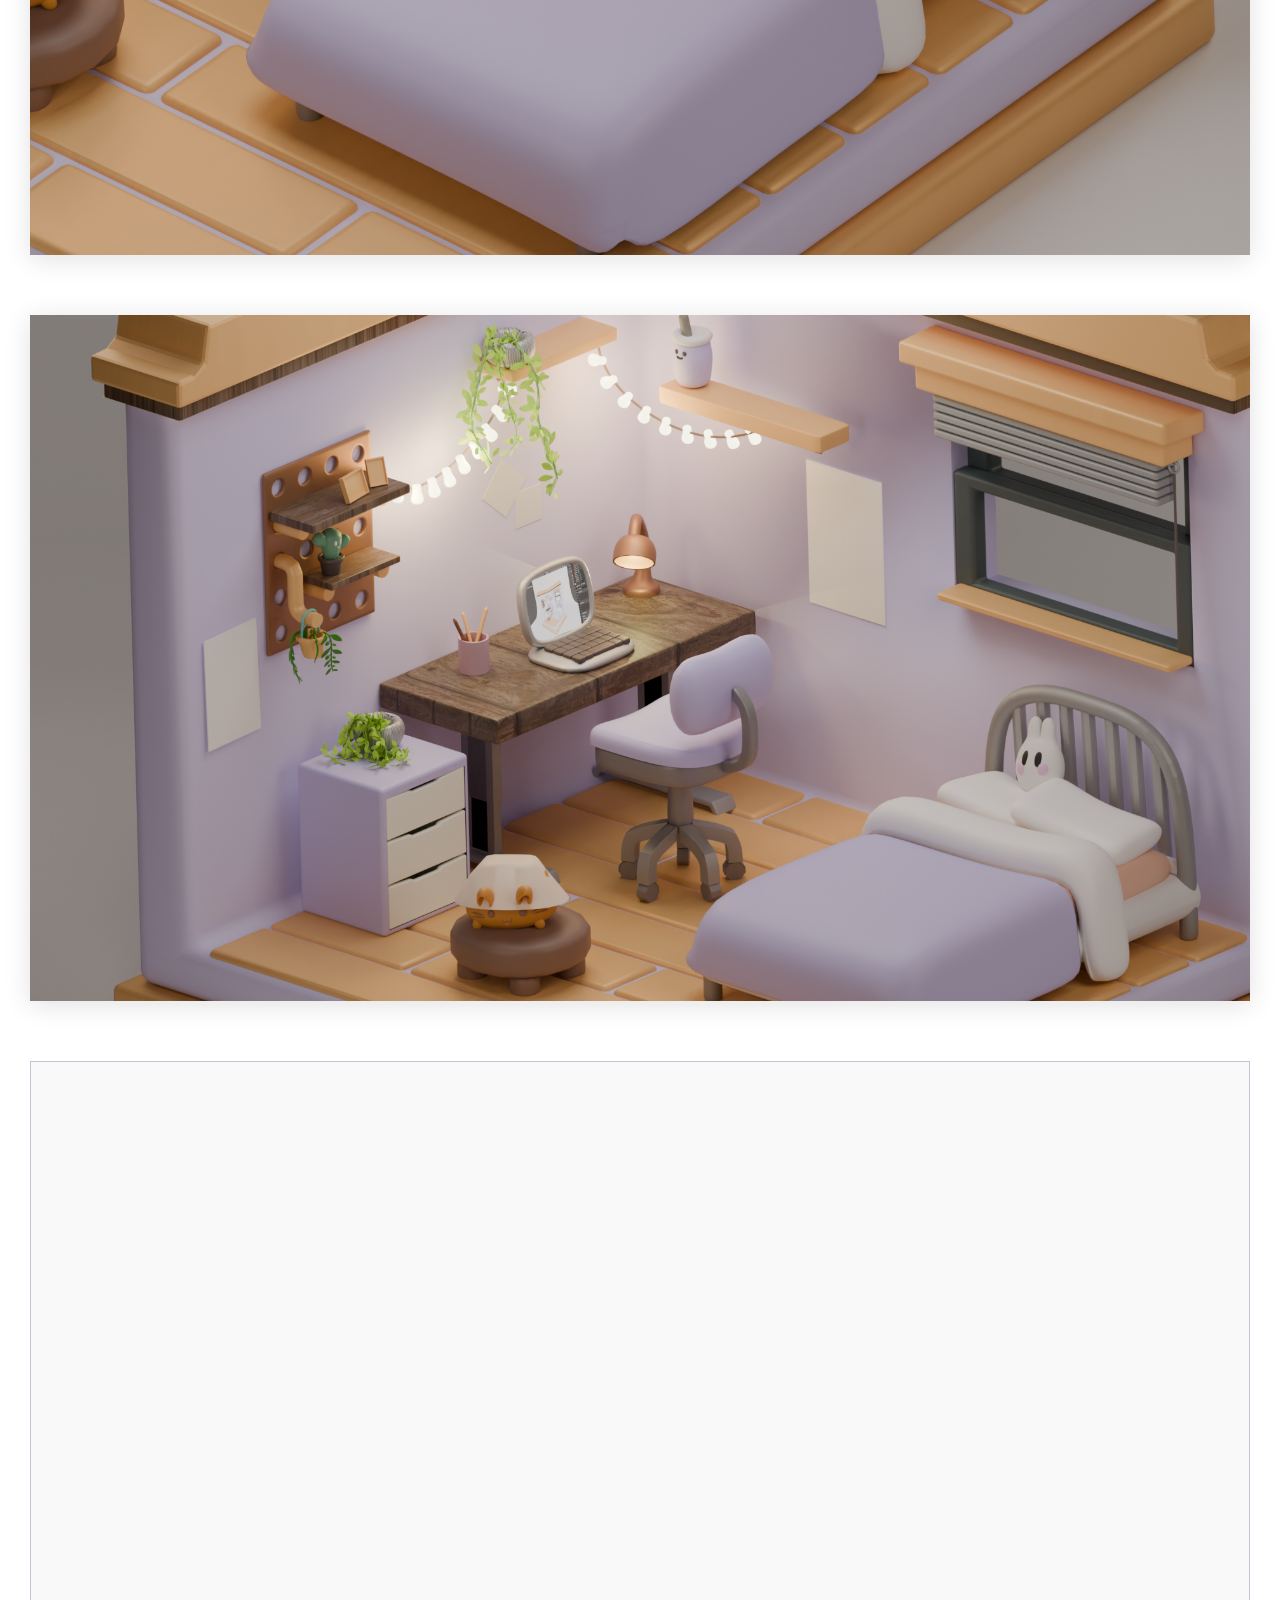
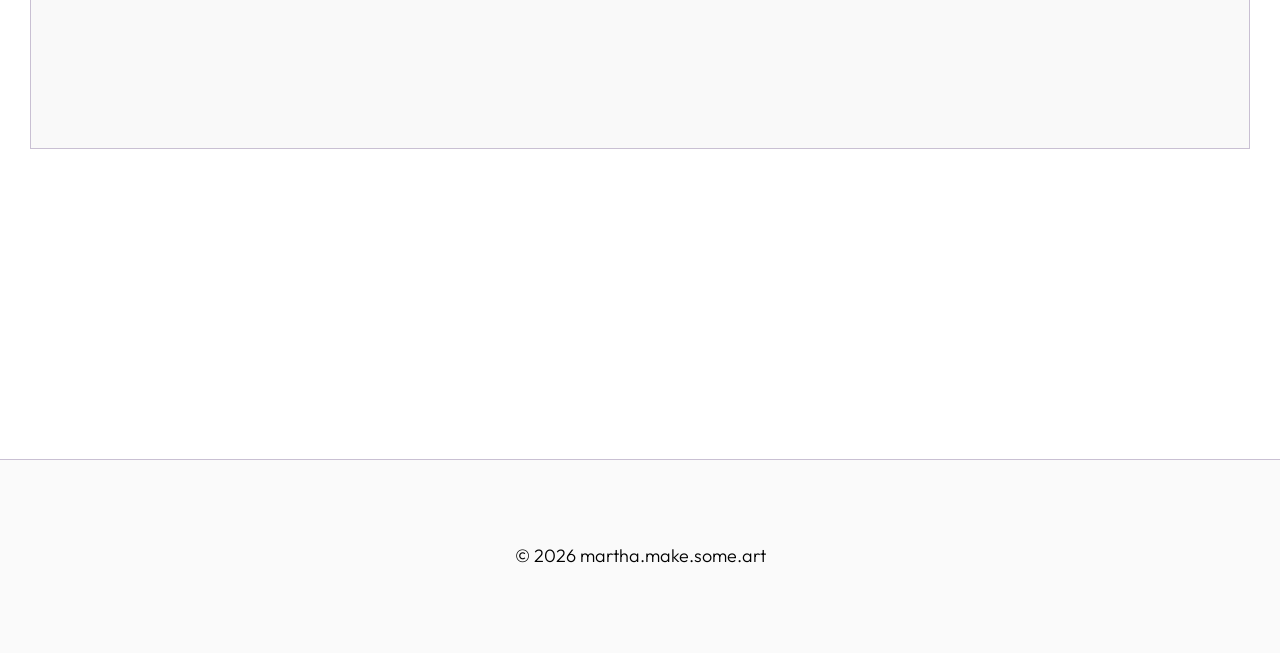
<file: blender.html>
<!DOCTYPE html>
<html lang="en">
<head>
    <meta charset="UTF-8">
    <meta name="viewport" content="width=device-width, initial-scale=1.0">
    <title>Blender - martha.make.some.art</title>
    <link rel="stylesheet" href="style.css">
</head>
<body>
<div class="lang-switcher">
    <button id="btn-en" class="lang-btn active">EN</button>
    <button id="btn-pt" class="lang-btn">PT</button>
</div>
<div class="subpage-nav">
    <a href="index.html#portfolio" class="nav-link" data-en="← Back to Portfolio" data-pt="← Voltar ao Portfolio">← Back to Portfolio</a>
</div>
<main>
    <section>
        <img src="img/titulos/BLENDER.jpg" alt="Blender" class="section-title-img anim-title">
        <div class="section-content">
            <div class="project-block fade-in">
                <h3 class="project-title">My Room</h3>
                <p class="project-desc" data-en="the goal was to create a 3D environment in Blender that represented “my room.” For this project, I opted for a simpler and more delicate approach. The modeled room is a small representation of how I idealize my personal space, a reflection of my tastes and preferences." data-pt="O objetivo foi criar um ambiente 3D no Blender que representasse 'o meu quarto'. Para este projeto, optei por uma abordagem simples e mais delicada. O quarto modelado é uma pequena representação de como idealizo o meu espaço pessoal, um reflexo dos meus gostos e preferências.">the goal was to create a 3D environment in Blender that represented “my room.” For this project, I opted for a simpler and more delicate approach. The modeled room is a small representation of how I idealize my personal space, a reflection of my tastes and preferences.</p>
                <div class="original-format-images fade-in"><img src="img/Quarto- Multimedia IV/3D Modeling_1.png" loading="lazy"><img src="img/Quarto- Multimedia IV/3D Modeling_2.png" loading="lazy"><img src="img/Quarto- Multimedia IV/3D Modeling_3.png" loading="lazy"><img src="img/Quarto- Multimedia IV/3D Modeling_4.png" loading="lazy"><img src="img/Quarto- Multimedia IV/3D Modeling_5.png" loading="lazy"><img src="img/Quarto- Multimedia IV/3D Modeling_6.png" loading="lazy"></div>
                <div class="video-container">
                    <iframe src="https://www.youtube.com/embed/T0A1RBhx7sI" frameborder="0" allowfullscreen></iframe>
                </div>
            </div>
        </div>
    </section>
</main>
<footer>© 2026 martha.make.some.art</footer>
<script src="script.js"></script>
</body>
</html>
</file>
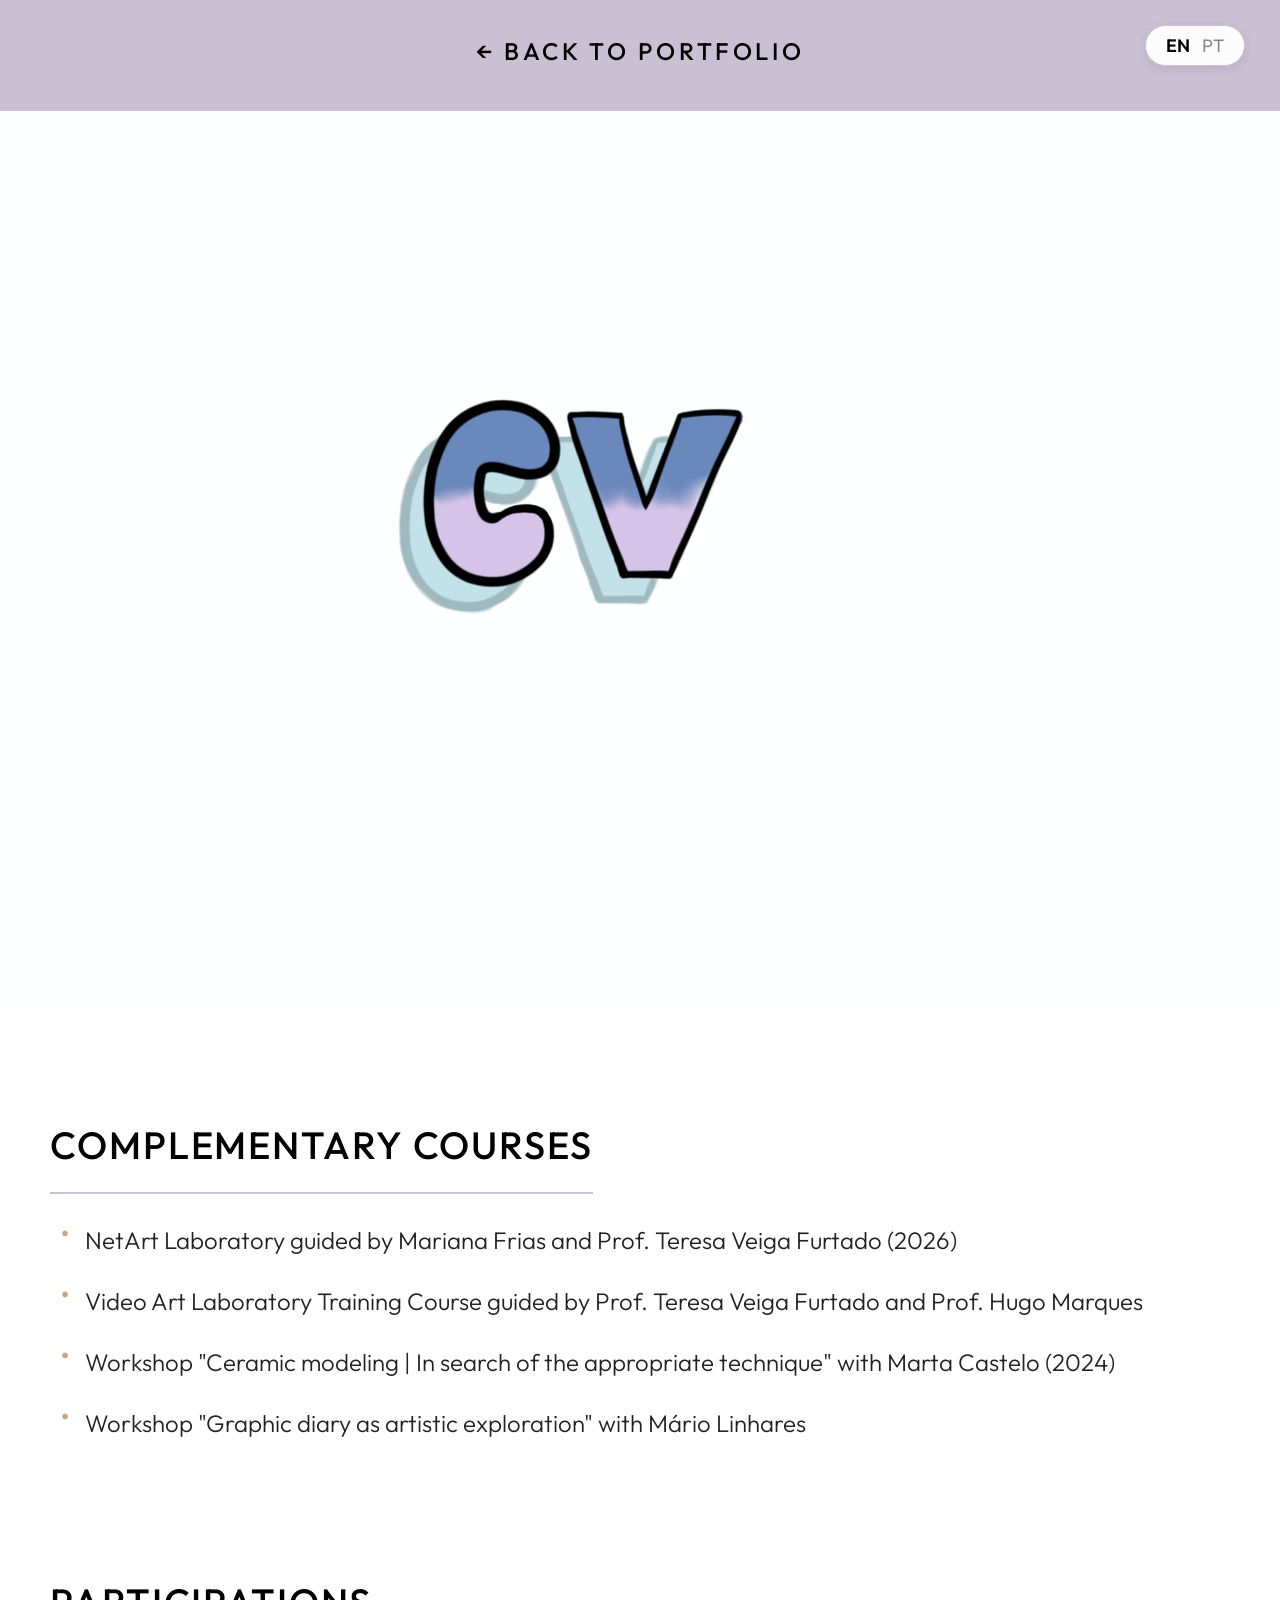
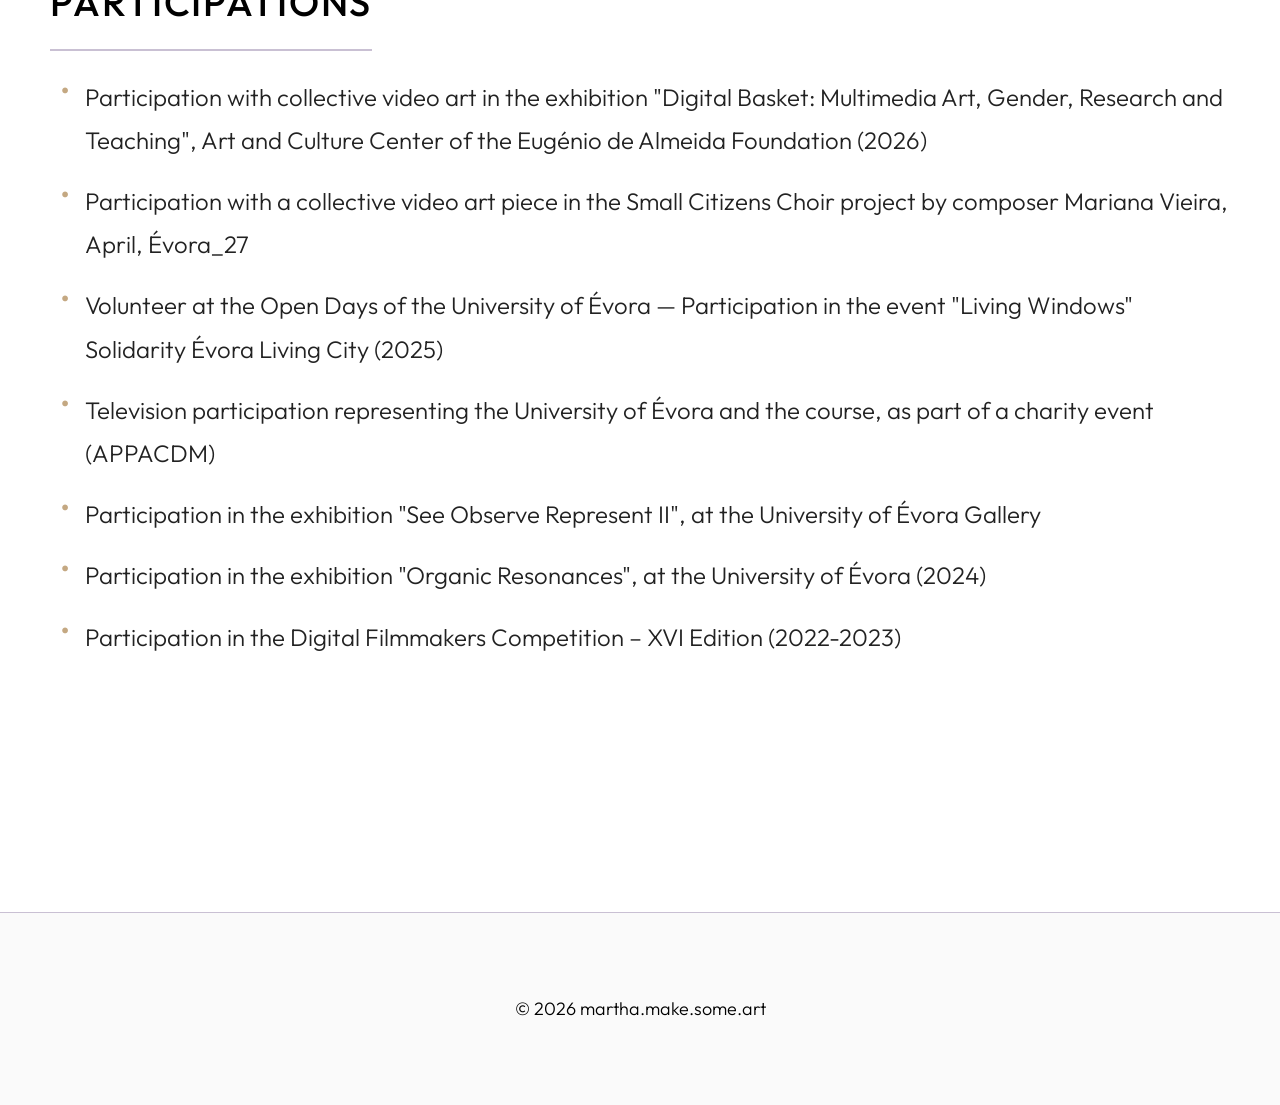
<file: cv.html>
<!DOCTYPE html>
<html lang="en">
<head>
    <meta charset="UTF-8">
    <meta name="viewport" content="width=device-width, initial-scale=1.0">
    <title>CV - martha.make.some.art</title>
    <link rel="stylesheet" href="style.css">
</head>
<body>
<div class="lang-switcher">
    <button id="btn-en" class="lang-btn active">EN</button>
    <button id="btn-pt" class="lang-btn">PT</button>
</div>
<div class="subpage-nav">
    <a href="index.html#cv" class="nav-link" data-en="← Back to Portfolio" data-pt="← Voltar ao Portfolio">← Back to Portfolio</a>
</div>
<main>
    <section>
        <img src="img/titulos/CV.jpeg" alt="CV" class="section-title-img anim-title">
        <div class="section-content">
            <div class="cv-container fade-in">

                <div class="cv-category">
                    <h3 class="cv-title" data-en="Complementary Courses" data-pt="Cursos Complementares">Complementary Courses</h3>
                    <ul class="cv-list">
                        <li
                            data-en="NetArt Laboratory guided by Mariana Frias and Prof. Teresa Veiga Furtado (2026)"
                            data-pt="Laboratório de NetArt orientado por Mariana Frias e Prof. Teresa Veiga Furtado (2026)">
                            NetArt Laboratory guided by Mariana Frias and Prof. Teresa Veiga Furtado (2026)
                        </li>
                        <li
                            data-en="Video Art Laboratory Training Course guided by Prof. Teresa Veiga Furtado and Prof. Hugo Marques"
                            data-pt="Curso de Formação Laboratório de Videoarte orientado por Prof. Teresa Veiga Furtado e Prof. Hugo Marques">
                            Video Art Laboratory Training Course guided by Prof. Teresa Veiga Furtado and Prof. Hugo Marques
                        </li>
                        <li
                            data-en="Workshop &quot;Ceramic modeling | In search of the appropriate technique&quot; with Marta Castelo (2024)"
                            data-pt="Workshop &quot;Modelação em cerâmica | Em busca da técnica adequada&quot; com Marta Castelo (2024)">
                            Workshop "Ceramic modeling | In search of the appropriate technique" with Marta Castelo (2024)
                        </li>
                        <li
                            data-en="Workshop &quot;Graphic diary as artistic exploration&quot; with Mário Linhares"
                            data-pt="Workshop &quot;Diário gráfico como exploração artística&quot; com Mário Linhares">
                            Workshop "Graphic diary as artistic exploration" with Mário Linhares
                        </li>
                    </ul>
                </div>

                <div class="cv-category">
                    <h3 class="cv-title" data-en="Participations" data-pt="Participações">Participations</h3>
                    <ul class="cv-list">
                        <li
                            data-en="Participation with collective video art in the exhibition &quot;Digital Basket: Multimedia Art, Gender, Research and Teaching&quot;, Art and Culture Center of the Eugénio de Almeida Foundation (2026)"
                            data-pt="Participação com videoarte coletiva na exposição &quot;Cabaz Digital: Arte Multimédia, Género, Investigação e Ensino&quot;, Centro de Arte e Cultura da Fundação Eugénio de Almeida (2026)">
                            Participation with collective video art in the exhibition "Digital Basket: Multimedia Art, Gender, Research and Teaching", Art and Culture Center of the Eugénio de Almeida Foundation (2026)
                        </li>
                        <li
                            data-en="Participation with a collective video art piece in the Small Citizens Choir project by composer Mariana Vieira, April, Évora_27"
                            data-pt="Participação com obra de videoarte coletiva no projeto do Coro dos Pequenos Cidadãos da compositora Mariana Vieira, abril, Évora_27">
                            Participation with a collective video art piece in the Small Citizens Choir project by composer Mariana Vieira, April, Évora_27
                        </li>
                        <li
                            data-en="Volunteer at the Open Days of the University of Évora — Participation in the event &quot;Living Windows&quot; Solidarity Évora Living City (2025)"
                            data-pt="Voluntário nos Dias Abertos da Universidade de Évora — Participação no Evento &quot;Montras Vivas&quot; Évora Solidária Cidade Viva (2025)">
                            Volunteer at the Open Days of the University of Évora — Participation in the event "Living Windows" Solidarity Évora Living City (2025)
                        </li>
                        <li
                            data-en="Television participation representing the University of Évora and the course, as part of a charity event (APPACDM)"
                            data-pt="Participação em contexto televisivo como representante da Universidade de Évora e do curso, no âmbito de um evento de solidariedade (APPACDM)">
                            Television participation representing the University of Évora and the course, as part of a charity event (APPACDM)
                        </li>
                        <li
                            data-en="Participation in the exhibition &quot;See Observe Represent II&quot;, at the University of Évora Gallery"
                            data-pt="Participação na exposição &quot;Ver Observar Representar II&quot;, na Galeria da Universidade de Évora">
                            Participation in the exhibition "See Observe Represent II", at the University of Évora Gallery
                        </li>
                        <li
                            data-en="Participation in the exhibition &quot;Organic Resonances&quot;, at the University of Évora (2024)"
                            data-pt="Participação na exposição &quot;Ressonâncias orgânicas&quot;, na Universidade de Évora (2024)">
                            Participation in the exhibition "Organic Resonances", at the University of Évora (2024)
                        </li>
                        <li
                            data-en="Participation in the Digital Filmmakers Competition – XVI Edition (2022-2023)"
                            data-pt="Participação no Concurso Cineastas Digitais – XVI Edição (2022-2023)">
                            Participation in the Digital Filmmakers Competition – XVI Edition (2022-2023)
                        </li>
                    </ul>
                </div>

            </div>
        </div>
    </section>
</main>
<footer>© 2026 martha.make.some.art</footer>
<script src="script.js"></script>
</body>
</html>
</file>
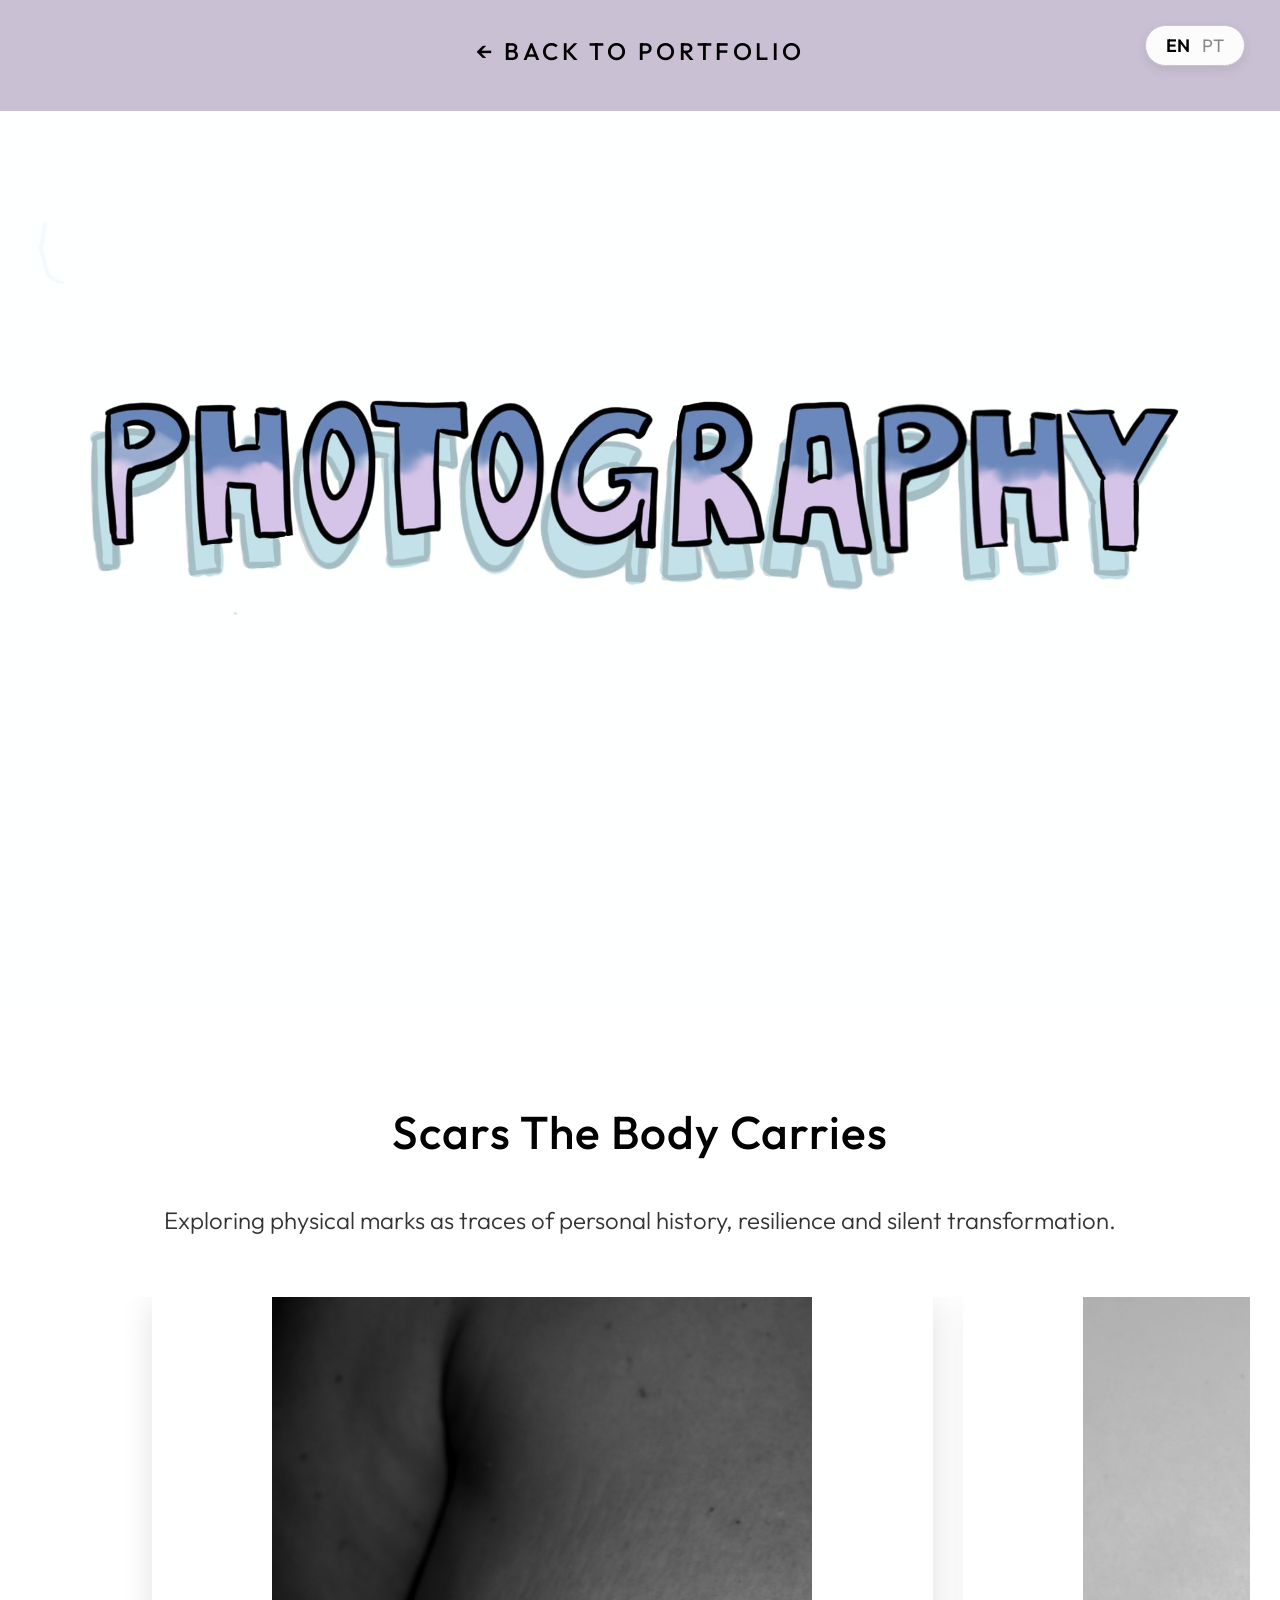
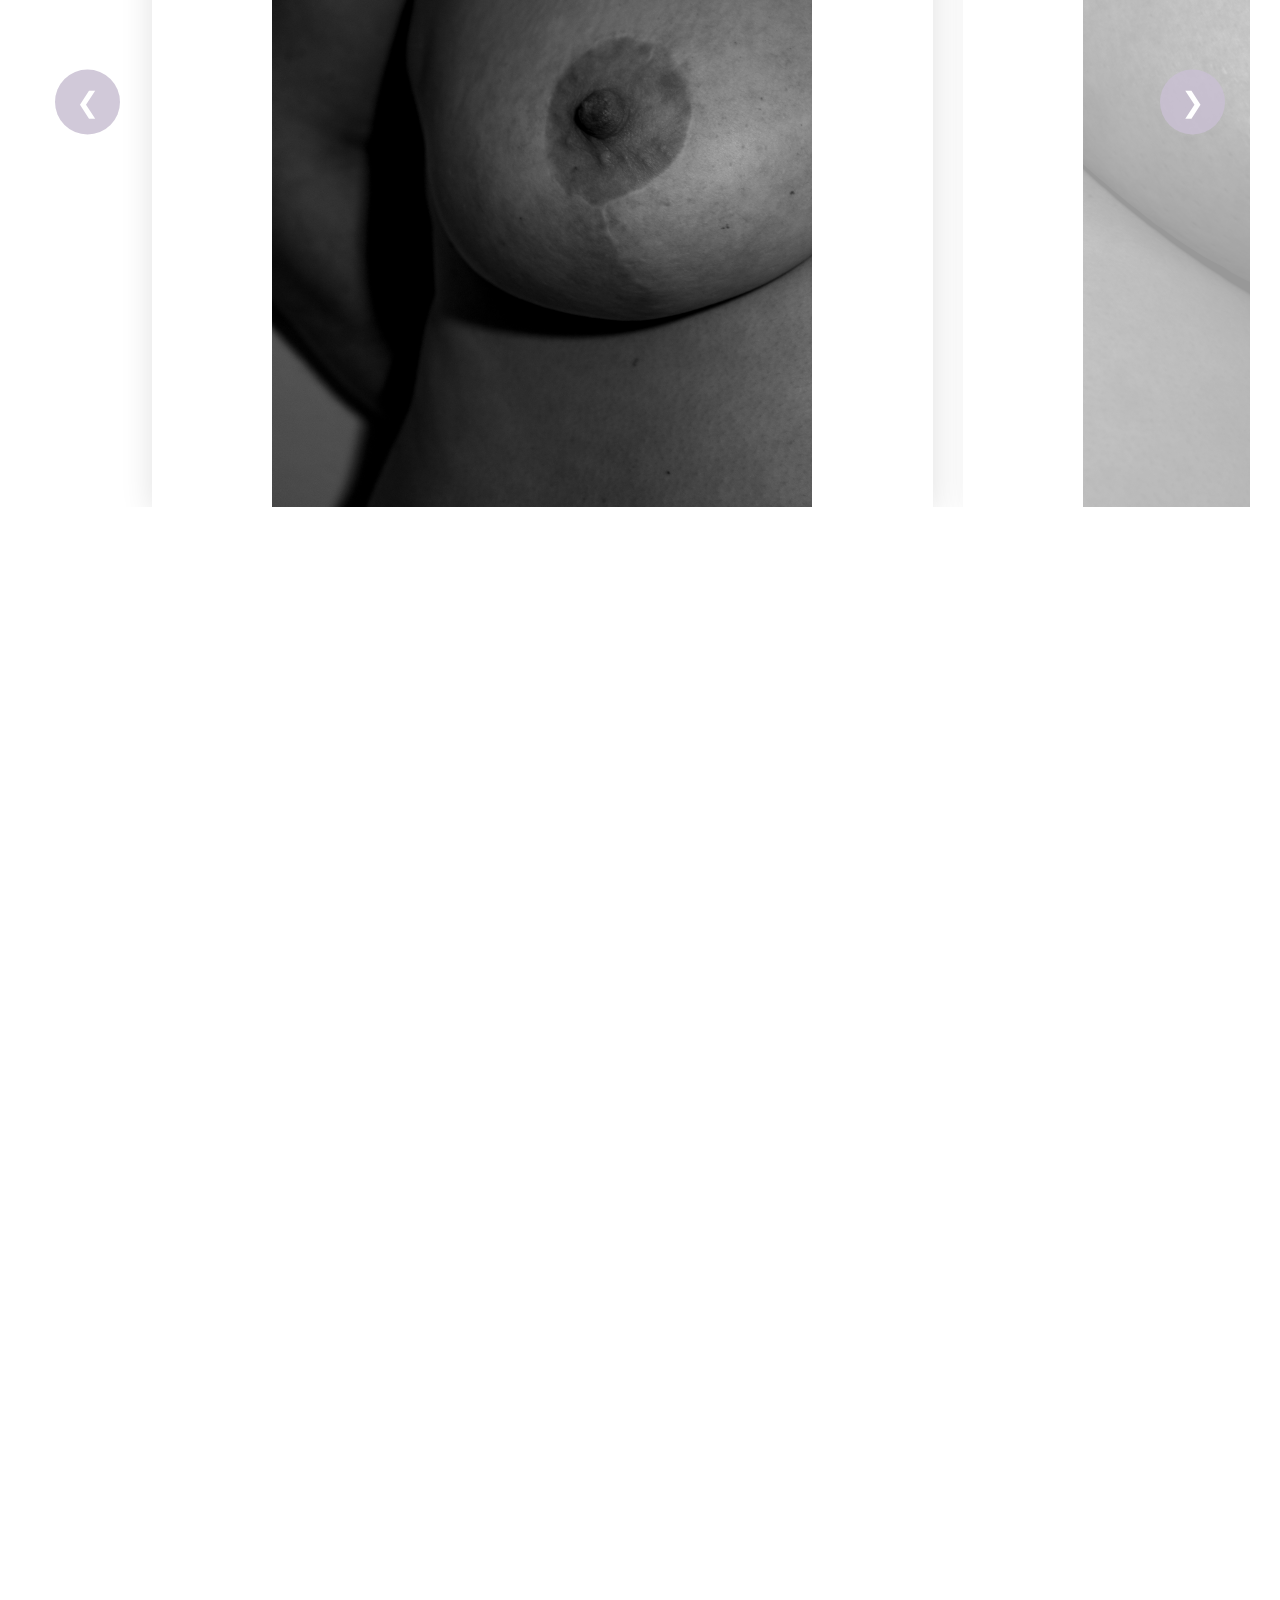
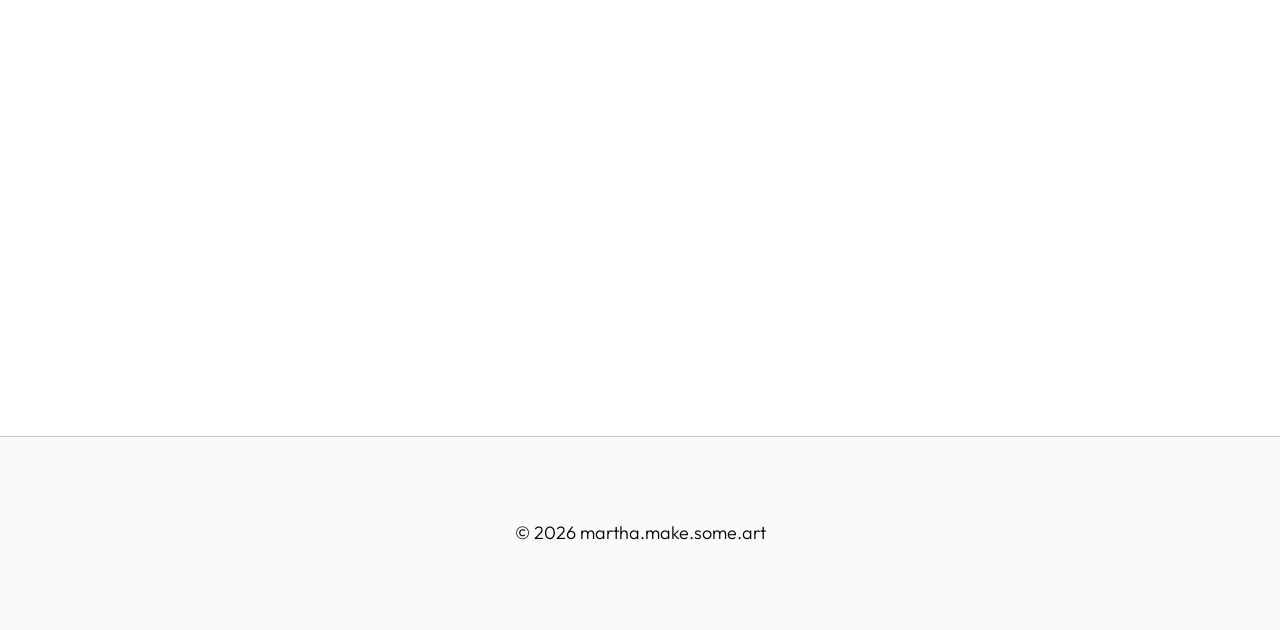
<file: photography.html>
<!DOCTYPE html>
<html lang="en">
<head>
    <meta charset="UTF-8">
    <meta name="viewport" content="width=device-width, initial-scale=1.0">
    <title>Photography - martha.make.some.art</title>
    <link rel="stylesheet" href="style.css">
</head>
<body>
<div class="lang-switcher">
    <button id="btn-en" class="lang-btn active">EN</button>
    <button id="btn-pt" class="lang-btn">PT</button>
</div>
<div class="subpage-nav">
    <a href="index.html#portfolio" class="nav-link" data-en="← Back to Portfolio" data-pt="← Voltar ao Portfolio">← Back to Portfolio</a>
</div>
<main>
    <section>
        <img src="img/titulos/PHOTOGRAPHY.jpg" alt="Photography" class="section-title-img anim-title">
        <div class="section-content">
            <div class="project-block fade-in">
                <h3 class="project-title">Scars The Body Carries</h3>
                <p class="project-desc" data-en="Exploring physical marks as traces of personal history, resilience and silent transformation." data-pt="Explorando marcas físicas como traços de história pessoal, resiliência e transformação silenciosa.">Exploring physical marks as traces of personal history, resilience and silent transformation.</p>
                <div class="carousel-container fade-in"><button class="carousel-btn prev-btn">❮</button><div class="carousel-track"><div class="carousel-slide"><img src="img/fotos corpo/Scars The Body Carries_1.jpg" loading="lazy"></div><div class="carousel-slide"><img src="img/fotos corpo/Scars The Body Carries_2.jpg" loading="lazy"></div><div class="carousel-slide"><img src="img/fotos corpo/Scars The Body Carries_3.jpg" loading="lazy"></div><div class="carousel-slide"><img src="img/fotos corpo/Scars The Body Carries_4.jpg" loading="lazy"></div><div class="carousel-slide"><img src="img/fotos corpo/Scars The Body Carries_5.jpg" loading="lazy"></div><div class="carousel-slide"><img src="img/fotos corpo/Scars The Body Carries_6.jpg" loading="lazy"></div><div class="carousel-slide"><img src="img/fotos corpo/Scars The Body Carries_7.jpg" loading="lazy"></div><div class="carousel-slide"><img src="img/fotos corpo/Scars The Body Carries_8.jpg" loading="lazy"></div><div class="carousel-slide"><img src="img/fotos corpo/Scars The Body Carries_9.jpg" loading="lazy"></div><div class="carousel-slide"><img src="img/fotos corpo/Scars The Body Carries_10.jpg" loading="lazy"></div></div><button class="carousel-btn next-btn">❯</button></div>
            </div>

            <div class="project-block fade-in">
                <h3 class="project-title">Land Under Pressure</h3>
                <p class="project-desc" data-en="Documenting landscapes shaped by intensive agricultural practices and the tension between nature and production." data-pt="Documentando paisagens moldadas por práticas agrícolas intensivas e a tensão entre natureza e produção.">Documenting landscapes shaped by intensive agricultural practices and the tension between nature and production.</p>
                <div class="carousel-container fade-in"><button class="carousel-btn prev-btn">❮</button><div class="carousel-track"><div class="carousel-slide"><img src="img/fotos agricultura/Land Under Pressure_1.jpg" loading="lazy"></div><div class="carousel-slide"><img src="img/fotos agricultura/Land Under Pressure_2.jpg" loading="lazy"></div><div class="carousel-slide"><img src="img/fotos agricultura/Land Under Pressure_3.jpg" loading="lazy"></div><div class="carousel-slide"><img src="img/fotos agricultura/Land Under Pressure_4.jpg" loading="lazy"></div><div class="carousel-slide"><img src="img/fotos agricultura/Land Under Pressure_5.jpg" loading="lazy"></div><div class="carousel-slide"><img src="img/fotos agricultura/Land Under Pressure_6.JPG" loading="lazy"></div><div class="carousel-slide"><img src="img/fotos agricultura/Land Under Pressure_7.JPG" loading="lazy"></div><div class="carousel-slide"><img src="img/fotos agricultura/Land Under Pressure_8.jpg" loading="lazy"></div><div class="carousel-slide"><img src="img/fotos agricultura/Land Under Pressure_9.jpg" loading="lazy"></div><div class="carousel-slide"><img src="img/fotos agricultura/Land Under Pressure_10.jpg" loading="lazy"></div><div class="carousel-slide"><img src="img/fotos agricultura/Land Under Pressure_11.JPG" loading="lazy"></div><div class="carousel-slide"><img src="img/fotos agricultura/Land Under Pressure_12.jpg" loading="lazy"></div><div class="carousel-slide"><img src="img/fotos agricultura/Land Under Pressure_13.JPG" loading="lazy"></div></div><button class="carousel-btn next-btn">❯</button></div>
            </div>
        </div>
    </section>
</main>
<footer>© 2026 martha.make.some.art</footer>
<script src="script.js"></script>
</body>
</html>
</file>
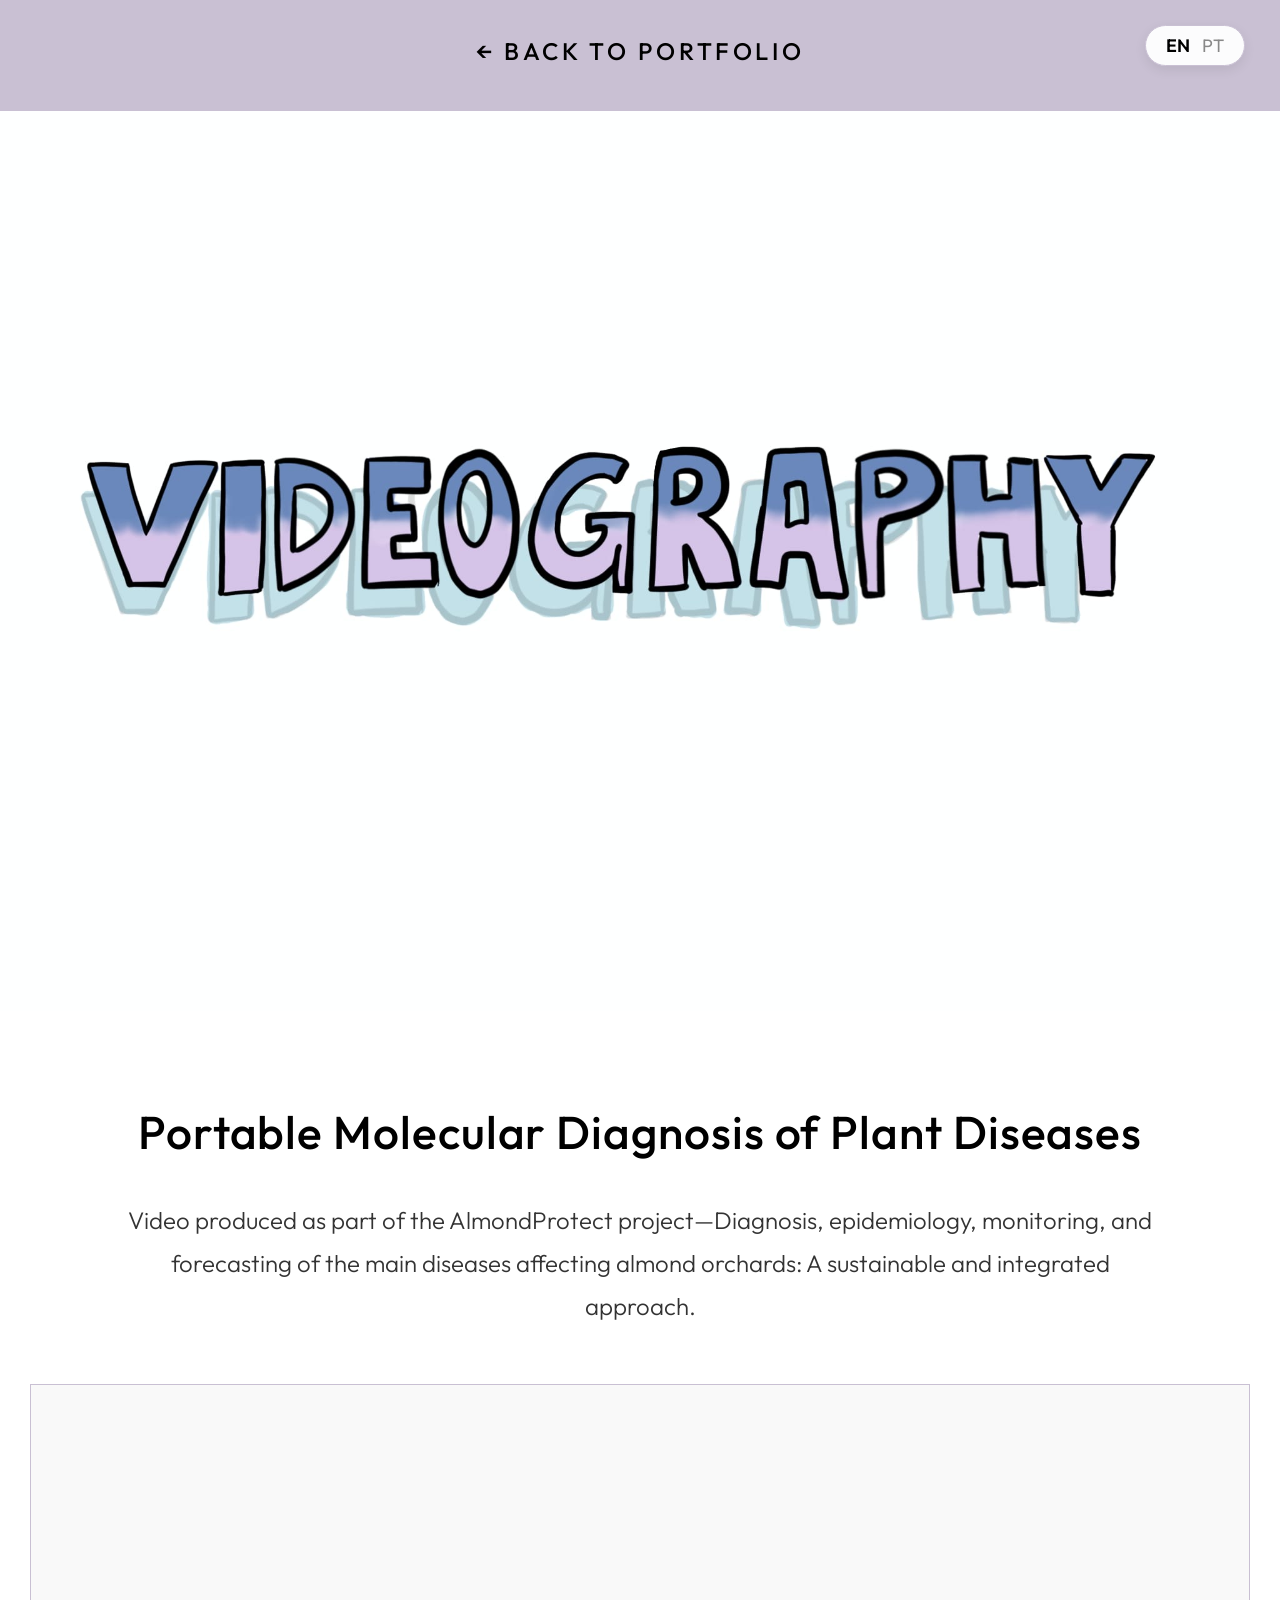
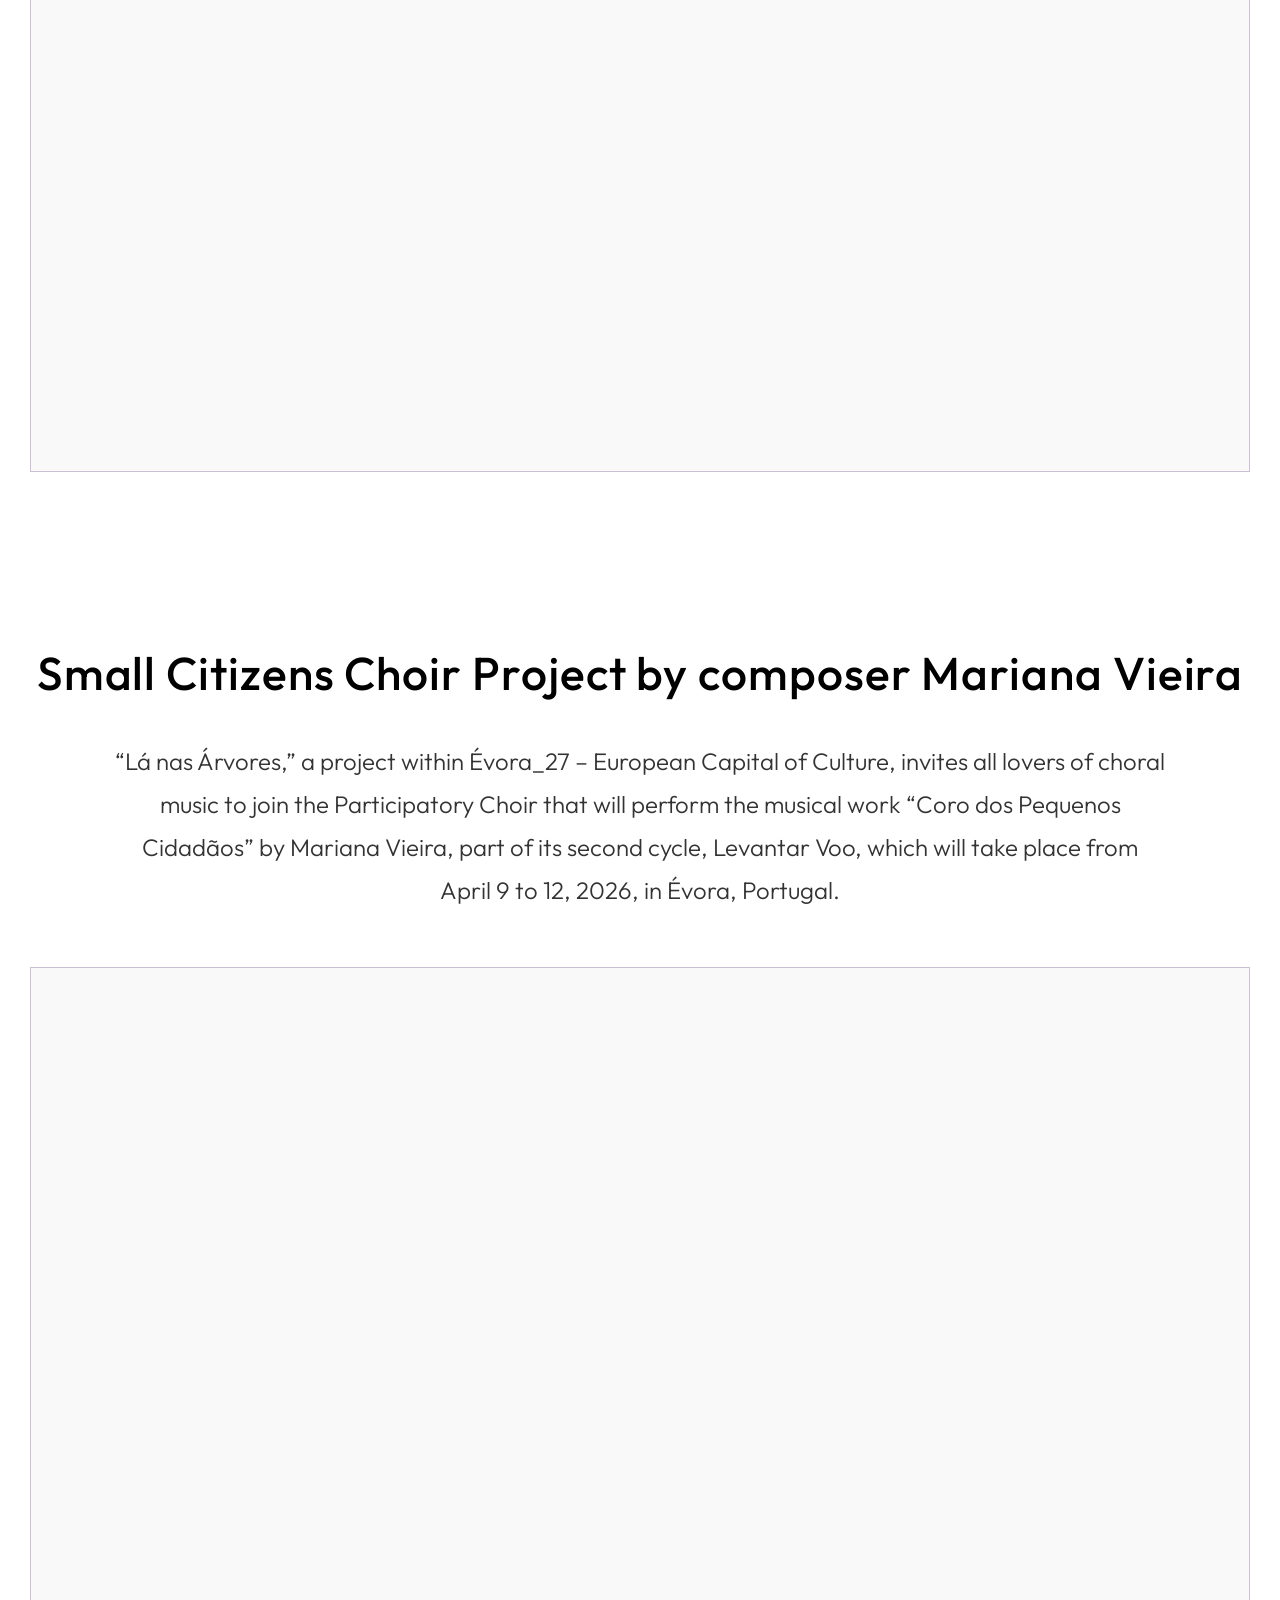
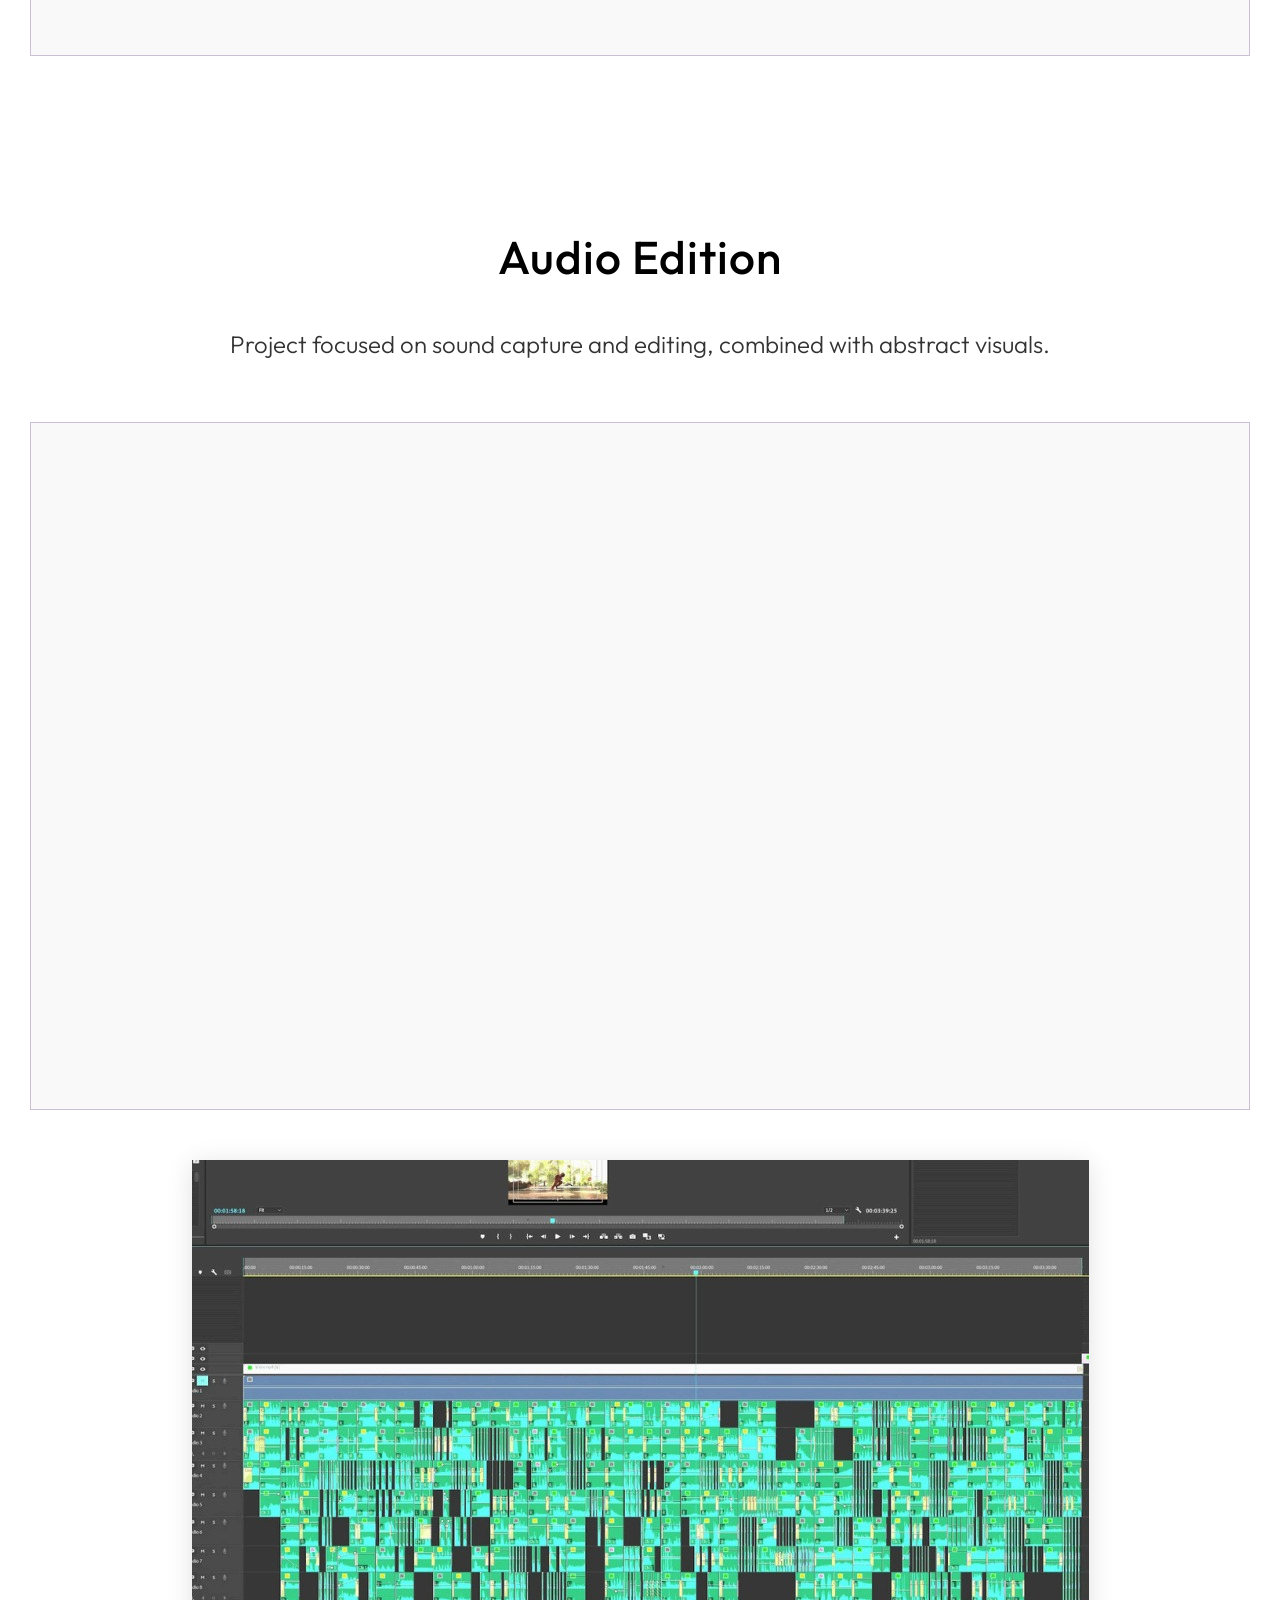
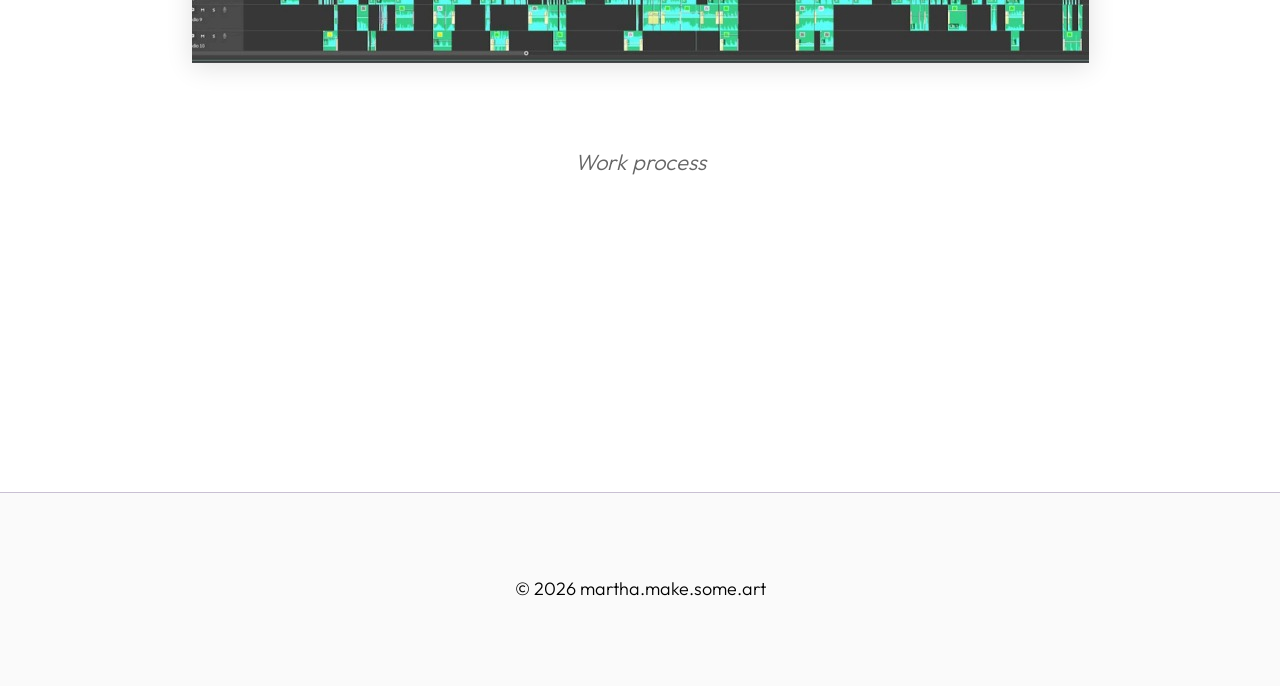
<file: videography.html>
<!DOCTYPE html>
<html lang="en">
<head>
    <meta charset="UTF-8">
    <meta name="viewport" content="width=device-width, initial-scale=1.0">
    <title>Videography - martha.make.some.art</title>
    <link rel="stylesheet" href="style.css">
</head>
<body>
<div class="lang-switcher">
    <button id="btn-en" class="lang-btn active">EN</button>
    <button id="btn-pt" class="lang-btn">PT</button>
</div>
<div class="subpage-nav">
    <a href="index.html#portfolio" class="nav-link" data-en="← Back to Portfolio" data-pt="← Voltar ao Portfolio">← Back to Portfolio</a>
</div>
<main>
    <section>
        <img src="img/titulos/VIDEOGRAPHY.jpg" alt="Videography" class="section-title-img anim-title">
        <div class="section-content">
            <div class="project-block fade-in">
                <h3 class="project-title" data-en="Portable Molecular Diagnosis of Plant Diseases" data-pt="Diagnóstico Molecular Portátil de Doenças em Plantas">Portable Molecular Diagnosis of Plant Diseases</h3>
                <p class="project-desc" data-en="Video produced as part of the AlmondProtect project—Diagnosis, epidemiology, monitoring, and forecasting of the main diseases affecting almond orchards: A sustainable and integrated approach." data-pt="Vídeo produzido como parte do projeto AlmondProtect—Diagnóstico, epidemiologia, monitorização e previsão das principais doenças que afetam amendoais: Uma abordagem sustentável e integrada.">Video produced as part of the AlmondProtect project—Diagnosis, epidemiology, monitoring, and forecasting of the main diseases affecting almond orchards: A sustainable and integrated approach.</p>
                <div class="video-container">
                    <iframe src="https://www.youtube.com/embed/sOS4hsBe-oA" frameborder="0" allowfullscreen></iframe>
                </div>
            </div>

            <div class="project-block fade-in">
                <h3 class="project-title" data-en="Small Citizens Choir Project by composer Mariana Vieira" data-pt="Projeto do Coro dos Pequenos Cidadãos da compositora Mariana Vieira">Small Citizens Choir Project by composer Mariana Vieira</h3>
                <p class="project-desc" data-en="“Lá nas Árvores,” a project within Évora_27 – European Capital of Culture, invites all lovers of choral music to join the Participatory Choir that will perform the musical work “Coro dos Pequenos Cidadãos” by Mariana Vieira, part of its second cycle, Levantar Voo, which will take place from April 9 to 12, 2026, in Évora, Portugal." data-pt="“Lá nas Árvores,” um projeto dentro da Évora_27 – Capital Europeia da Cultura, convida todos os amantes de música coral a juntarem-se ao Coro Participativo que interpretará a obra musical “Coro dos Pequenos Cidadãos” de Mariana Vieira, parte do seu segundo ciclo, Levantar Voo, que decorrerá de 9 a 12 de Abril de 2026, em Évora, Portugal.">“Lá nas Árvores,” a project within Évora_27 – European Capital of Culture, invites all lovers of choral music to join the Participatory Choir that will perform the musical work “Coro dos Pequenos Cidadãos” by Mariana Vieira, part of its second cycle, Levantar Voo, which will take place from April 9 to 12, 2026, in Évora, Portugal.</p>
                <div class="video-container">
                    <iframe src="https://www.youtube.com/embed/SSsgpO7K3hM" frameborder="0" allowfullscreen></iframe>
                </div>
            </div>

            <div class="project-block fade-in">
                <h3 class="project-title">Audio Edition</h3>
                <p class="project-desc" data-en="Project focused on sound capture and editing, combined with abstract visuals." data-pt="Projeto focado na captação, edição de som e sonoplastia, aliado a uma componente visual abstrata.">Project focused on sound capture and editing, combined with abstract visuals.</p>
                <div class="video-container">
                    <iframe src="https://www.youtube.com/embed/M8lnFSIyGhA" frameborder="0" allowfullscreen></iframe>
                </div>
                <div class="original-format-images fade-in">
                    <img src="img/Novos Media/Audio Edition_ image_1.jpeg" alt="Audio Edition">
                    <p class="project-caption" data-en="Work process" data-pt="Processo do trabalho">Work process</p>
                </div>
            </div>
        </div>
    </section>
</main>
<footer>© 2026 martha.make.some.art</footer>
<script src="script.js"></script>
</body>
</html>
</file>
<file: style.css>
@import url('https://fonts.googleapis.com/css2?family=Outfit:wght=300;400;500;600&display=swap');

:root {
    --white: #FFFFFF;
    --violet: #C9C0D3;
    --brown: #C4A882;
    --text: #000000;
}

* {
    box-sizing: border-box;
    margin: 0;
    padding: 0;
}

body {
    background-color: var(--white);
    color: var(--text);
    font-family: 'Outfit', sans-serif;
    font-weight: 300;
    line-height: 1.8;
    overflow-x: hidden;
    scroll-behavior: smooth;
    font-size: 22px;
}

/* Language Switcher */
.lang-switcher {
    position: fixed;
    top: 25px;
    right: 35px;
    z-index: 2000;
    background: rgba(255,255,255,0.95);
    padding: 8px 20px;
    border: 1px solid var(--violet);
    border-radius: 25px;
    display: flex;
    gap: 12px;
    box-shadow: 0 4px 12px rgba(0,0,0,0.08);
}
.lang-btn {
    background: none;
    border: none;
    font-family: 'Outfit', sans-serif;
    font-size: 18px;
    cursor: pointer;
    color: #888;
    transition: color 0.3s;
    font-weight: 400;
}
.lang-btn.active {
    color: var(--text);
    font-weight: 600;
}
.lang-btn:hover {
    color: var(--brown);
}

/* Animations */
.anim-title {
    opacity: 0;
    transform: scale(1.02);
    transition: opacity 1.2s cubic-bezier(0.25, 1, 0.5, 1), transform 1.2s cubic-bezier(0.25, 1, 0.5, 1);
}
.anim-title.visible {
    opacity: 1;
    transform: scale(1);
}

.fade-in {
    opacity: 0;
    transform: translateY(20px);
    transition: all 1s ease-out;
}
.fade-in.visible {
    opacity: 1;
    transform: translateY(0);
}

/* Header & Animated Logo Fixed */
.main-header {
    height: 100vh;
    display: flex;
    align-items: center;
    justify-content: center;
    position: relative;
    overflow: hidden;
    background-color: var(--white);
}
.logo-container {
    width: 100vw;
    height: 100vh;
    position: relative;
}
.main-logo-video {
    width: 100%;
    height: 100%;
    object-fit: cover;
    display: block;
    animation: fadeInLogo 1.5s ease-out forwards;
}

@keyframes fadeInLogo {
    from { opacity: 0; transform: scale(1.03); }
    to { opacity: 1; transform: scale(1); }
}

/* Section Title Images - Subpages (Keep Large) */
.section-title-img {
    width: 100vw;
    height: 100vh;
    object-fit: cover;
    margin-left: calc(-50vw + 50%);
    display: block;
    margin-bottom: 80px;
}

/* Section Title Images - Main Page (New Medium Centered Style) */
.section-title-img-main {
    width: 100%;
    max-width: 650px; /* Tamanho médio */
    height: auto;
    display: block;
    margin: 120px auto 60px auto; /* Centrado com as mesmas margens dos lados */
    object-fit: contain;
}

/* Navbar full width */
.nav-wrapper {
    width: 100%;
    background-color: var(--violet);
    padding: 35px 0;
    display: flex;
    justify-content: center;
    z-index: 100;
}
.navbar {
    display: flex;
    gap: 80px;
    flex-wrap: wrap;
}
.nav-link {
    text-decoration: none;
    color: var(--text);
    font-size: 24px;
    font-weight: 500;
    text-transform: uppercase;
    letter-spacing: 0.15em;
    position: relative;
    padding-bottom: 8px;
    transition: transform 0.3s ease;
}
.nav-link::after {
    content: '';
    position: absolute;
    width: 0;
    height: 3px;
    bottom: 0;
    left: 50%;
    background-color: var(--white);
    transition: width 0.3s ease, left 0.3s ease;
}
.nav-link:hover {
    transform: translateY(-3px);
}
.nav-link:hover::after {
    width: 100%;
    left: 0;
}

/* Section Spacing */
section {
    padding: 0 0 150px 0;
}
.section-content {
    max-width: 1400px;
    margin: 0 auto;
    padding: 0 30px;
}

/* About Me Layout (Boneca aumentada significativamente) */
.about-container {
    display: flex;
    align-items: center;
    justify-content: space-between;
    gap: 80px;
}
.about-text {
    flex: 0.8; /* Diminuído ligeiramente o espaço do texto */
    font-size: 26px;
    text-align: left;
    line-height: 1.8;
}
.about-img-container {
    flex: 1.6; /* Aumentado consideravelmente */
    display: flex;
    justify-content: center;
    align-items: center;
}
.about-img {
    width: 100%;
    max-width: 980px; /* Aumentada consideravelmente */
    height: auto;
    border-radius: 8px;
    object-fit: contain;
    box-shadow: 0 4px 20px rgba(0,0,0,0.05);
}

/* CV Section Styling */
.cv-container {
    margin-top: 40px;
}
.cv-category {
    margin-bottom: 65px;
    padding: 20px;
    border-radius: 8px;
    transition: transform 0.4s cubic-bezier(0.16, 1, 0.3, 1), background-color 0.4s ease;
}
.cv-category:hover {
    transform: scale(1.015);
    background-color: #FBF9FC;
}
.cv-title {
    font-size: 38px;
    font-weight: 500;
    color: var(--text);
    margin-bottom: 25px;
    text-transform: uppercase;
    border-bottom: 2px solid var(--violet);
    padding-bottom: 12px;
    display: inline-block;
    letter-spacing: 0.05em;
}
.cv-list {
    list-style-type: none;
}
.cv-list li {
    font-size: 24px;
    margin-bottom: 18px;
    position: relative;
    padding-left: 35px;
    color: #222222;
}
.cv-list li::before {
    content: '•';
    color: var(--brown);
    position: absolute;
    left: 10px;
    font-size: 32px;
    line-height: 1;
    top: -2px;
}

/* CV Grid (single clickable square, same animation as portfolio) */
.cv-grid-wrapper {
    display: flex;
    justify-content: center;
    margin-top: 40px;
}
.cv-grid-item {
    width: calc(50% - 20px); /* same width as one portfolio cell in 2-col grid */
    max-width: 680px;
}

/* Portfolio Grid */
.portfolio-grid {
    display: grid;
    grid-template-columns: repeat(2, 1fr);
    gap: 40px;
    margin-top: 40px;
}
.grid-item {
    position: relative;
    aspect-ratio: 4/3;
    overflow: hidden;
    border: 1px solid var(--violet);
}
.grid-item img {
    width: 100%;
    height: 100%;
    object-fit: cover;
    transition: transform 0.8s cubic-bezier(0.16, 1, 0.3, 1);
}
.grid-item:hover img {
    transform: scale(1.06);
}

/* Contacts */
.contacts-wrapper {
    text-align: center;
}
.social-links {
    display: flex;
    justify-content: center;
    gap: 80px;
    margin-top: 60px;
    flex-wrap: wrap;
}
.social-item {
    display: flex;
    align-items: center;
    gap: 20px;
    text-decoration: none;
    color: var(--text);
    font-size: 26px;
    transition: color 0.3s, transform 0.3s;
}
.social-item:hover {
    color: var(--brown);
    transform: translateY(-4px);
}
.social-icon {
    width: 45px;
    height: 45px;
    fill: currentColor;
}

/* Subpages Content */
.subpage-nav {
    width: 100%;
    background-color: var(--violet);
    padding: 30px 0;
    display: flex;
    justify-content: center;
    position: sticky;
    top: 0;
    z-index: 1000;
}

.project-block {
    text-align: center;
    margin-bottom: 160px;
}
.project-title {
    font-size: 46px;
    font-weight: 500;
    margin-bottom: 25px;
    color: #000000;
    letter-spacing: 0.02em;
}
.project-desc {
    font-size: 24px;
    margin-bottom: 55px;
    max-width: 1050px;
    margin-left: auto;
    margin-right: auto;
    color: #333333;
    line-height: 1.8;
}
.project-caption {
    font-size: 22px;
    color: #666666;
    margin-top: 20px;
    font-style: italic;
}

.video-container {
    position: relative;
    padding-bottom: 56.25%;
    height: 0;
    background-color: #F9F9F9;
    border: 1px solid var(--violet);
    margin-bottom: 50px;
    max-width: 1300px;
    margin-left: auto;
    margin-right: auto;
}
.video-container iframe {
    position: absolute;
    top: 0;
    left: 0;
    width: 100%;
    height: 100%;
}

.original-format-images {
    display: flex;
    flex-direction: column;
    align-items: center;
    gap: 60px;
    margin-bottom: 60px;
}
.original-format-images img {
    max-width: 100%;
    max-height: 95vh;
    object-fit: contain;
    box-shadow: 0 4px 25px rgba(0,0,0,0.12);
}

/* Carousels */
.carousel-container {
    position: relative;
    width: 100%;
    max-width: 1400px;
    margin: 0 auto 60px auto;
    overflow: hidden;
}
.carousel-track {
    display: flex;
    gap: 30px;
    transition: transform 0.5s cubic-bezier(0.16, 1, 0.3, 1);
    padding: 0 10%;
}
.carousel-slide {
    min-width: 80%;
    flex-shrink: 0;
    display: flex;
    justify-content: center;
    align-items: center;
    opacity: 0.4;
    transition: opacity 0.5s ease;
}
.carousel-slide.active {
    opacity: 1;
}
.carousel-slide img {
    width: 100%;
    max-height: 90vh;
    object-fit: contain;
    box-shadow: 0 6px 30px rgba(0,0,0,0.12);
}
.carousel-btn {
    position: absolute;
    top: 50%;
    transform: translateY(-50%);
    background: rgba(201, 192, 211, 0.85);
    color: #FFFFFF;
    border: none;
    width: 65px;
    height: 65px;
    border-radius: 50%;
    font-size: 28px;
    cursor: pointer;
    z-index: 10;
    transition: background 0.3s;
}
.carousel-btn:hover {
    background: var(--brown);
}
.prev-btn { left: 25px; }
.next-btn { right: 25px; }

footer {
    text-align: center;
    padding: 80px 20px;
    font-size: 18px;
    background-color: #FAFAFA;
    border-top: 1px solid var(--violet);
}

@media (max-width: 1024px) {
    .about-container { flex-direction: column; text-align: center; gap: 40px; }
    .about-text { text-align: center; }
    .portfolio-grid { grid-template-columns: 1fr; }
    .carousel-slide { min-width: 100%; }
    .carousel-track { padding: 0; }
    .section-title-img { height: 60vh; }
}


/* --- RETIFICAÇÃO V13: TÍTULO EM ECRÃ INTEIRO (FULLSCREEN) --- */
body {
    overflow-x: hidden;
    width: 100%;
}

.main-header {
    width: 100%;
    height: 100vh;
    max-width: 100vw;
    display: flex;
    justify-content: center;
    align-items: center;
    padding: 0;
    margin: 0;
    box-sizing: border-box;
    background-color: var(--white);
    overflow: hidden;
    position: relative;
}

.logo-container {
    width: 100%;
    height: 100%;
    display: flex;
    justify-content: center;
    align-items: center;
    padding: 40px;
    box-sizing: border-box;
    max-width: 100%;
}

.main-logo-static {
    width: 100%;
    height: 100%;
    display: block;
    object-fit: contain;
    opacity: 1 !important;
    transform: none !important;
    animation: fadeInLogo 1.5s ease-out forwards;
}

/* --- REMOÇÃO DE SHADOW / DROP-SHADOW NO MARTINHA_VIDEO.MP4 (.about-img) --- */
.about-img {
    box-shadow: none !important;
    filter: drop-shadow(0 0 0 transparent) !important;
}
</file>
